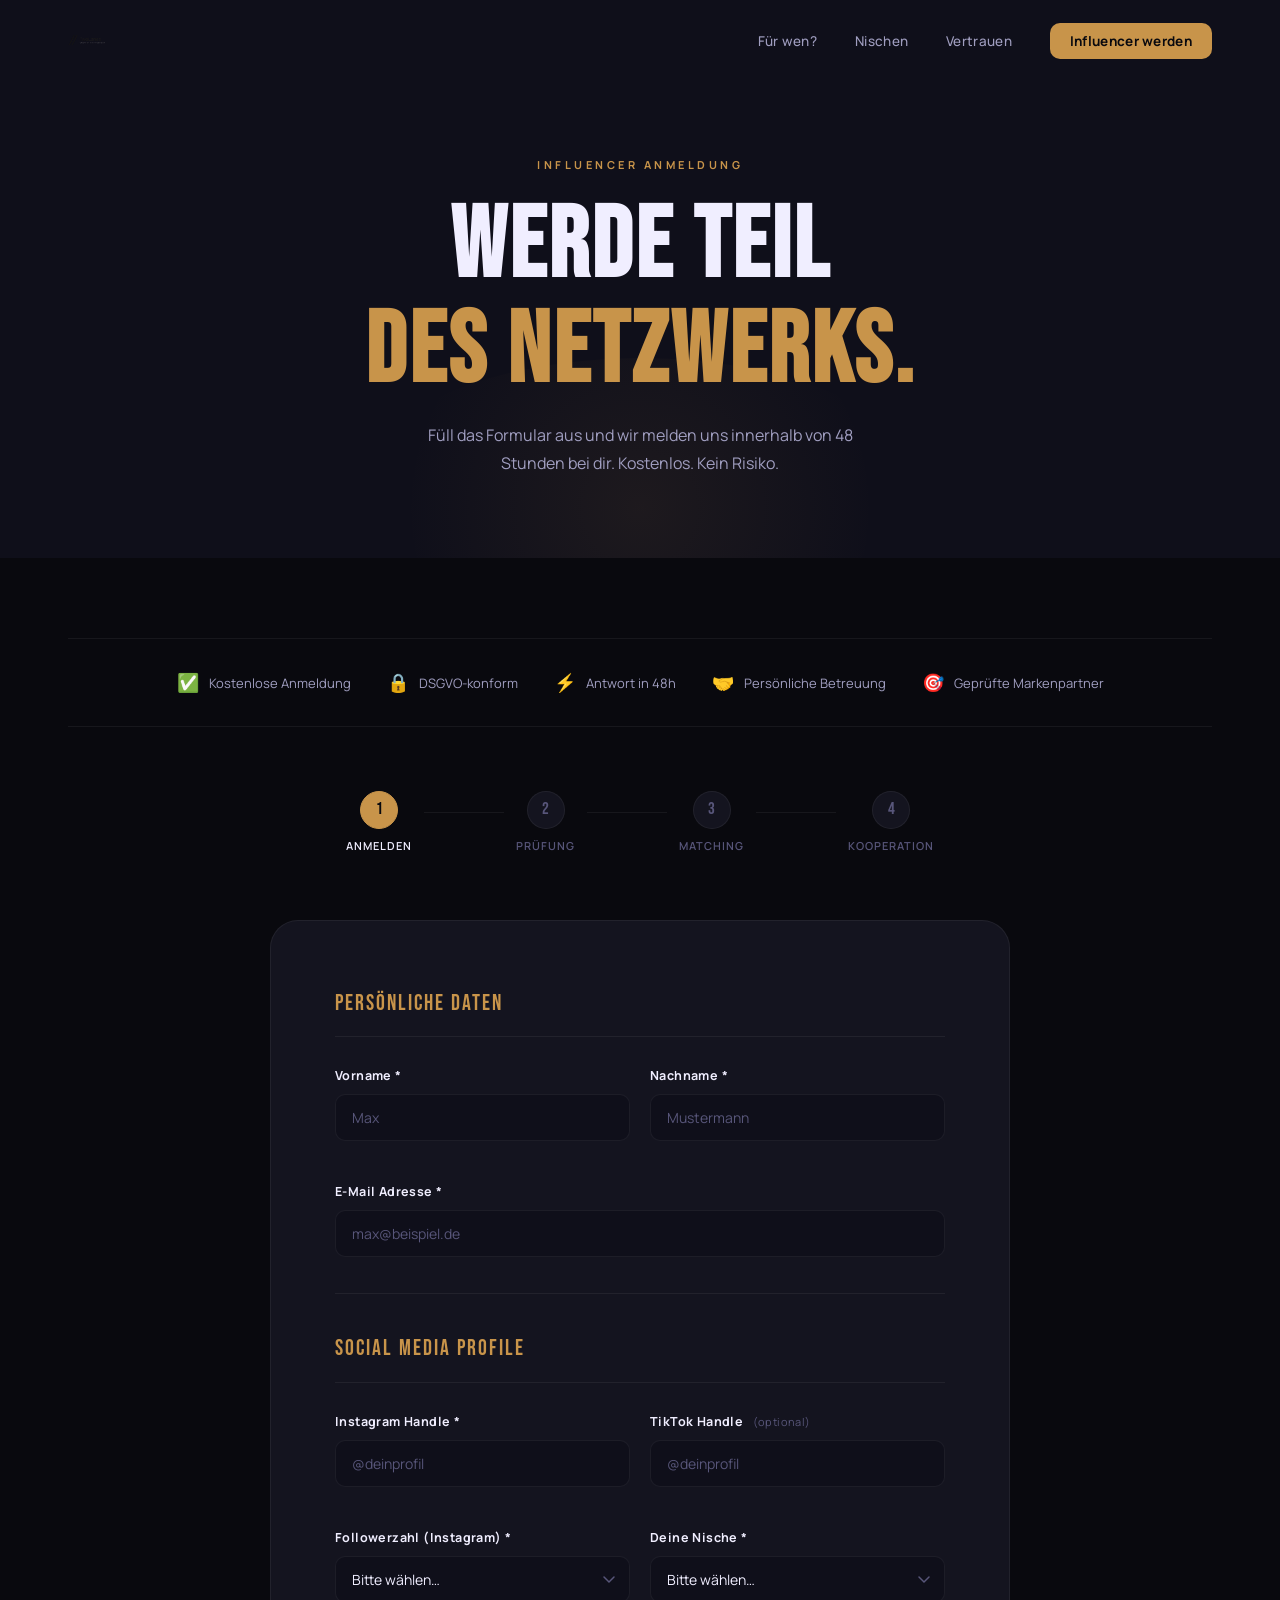
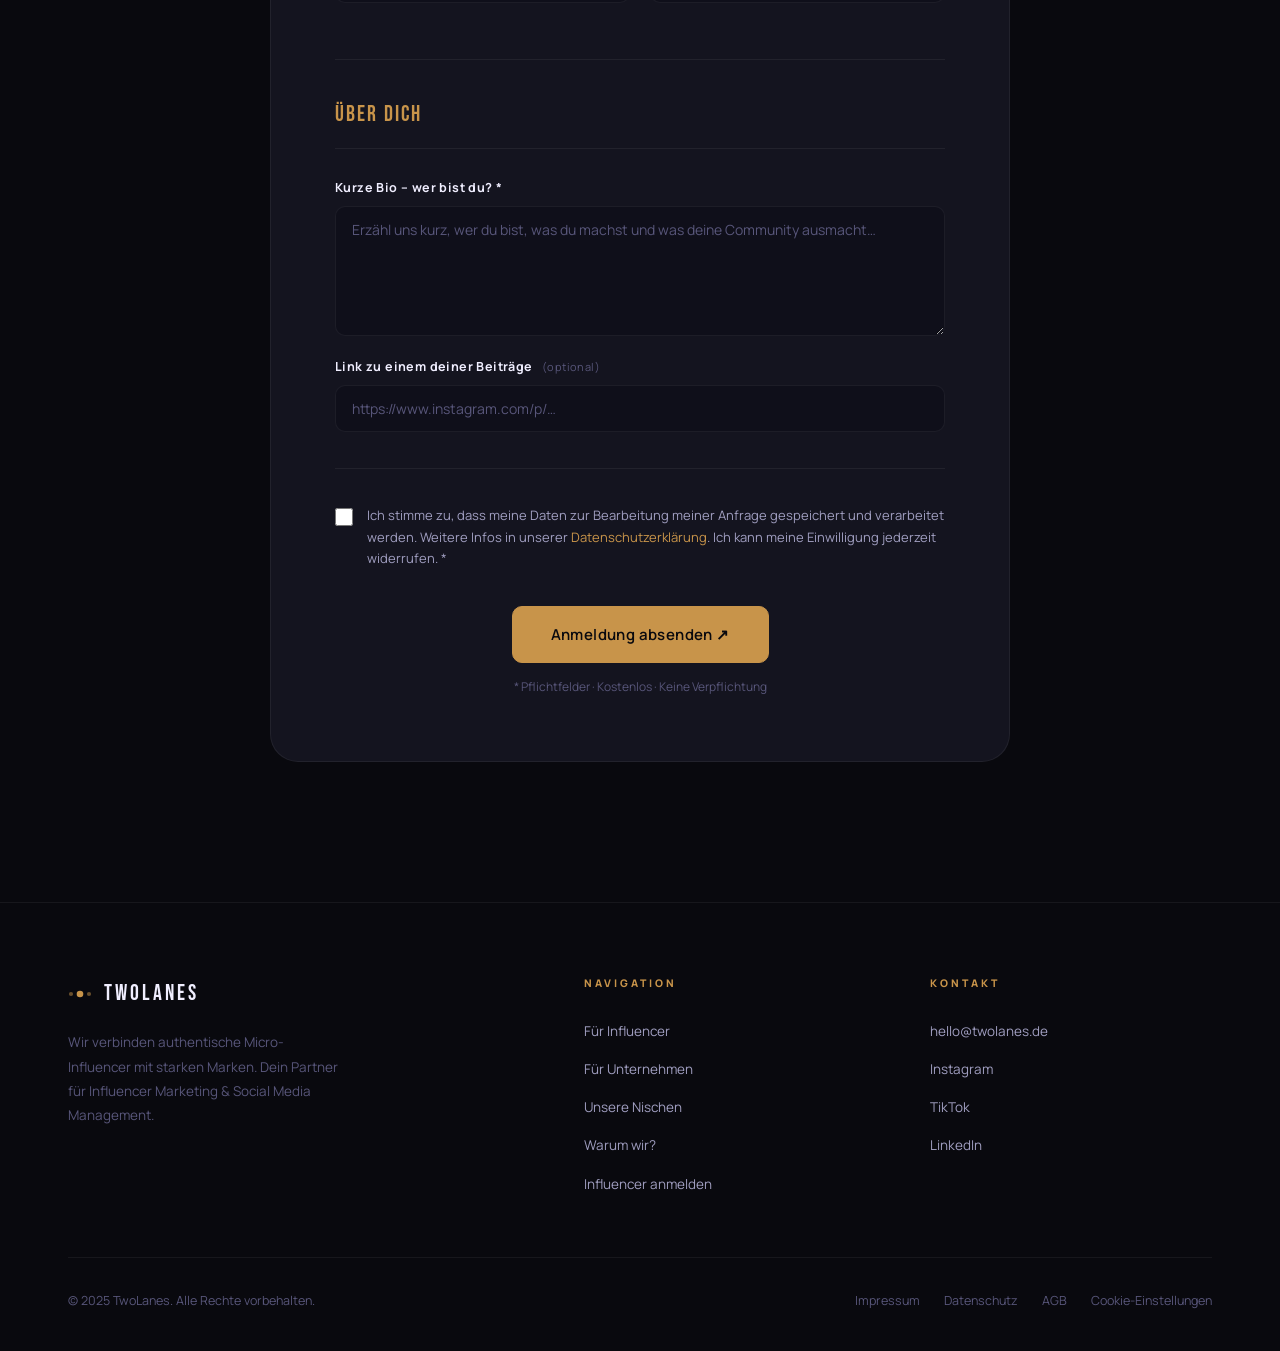
<file: influencer-anmelden.html>
<!DOCTYPE html>
<html lang="de">
<head>
  <meta charset="UTF-8">
  <meta name="viewport" content="width=device-width, initial-scale=1.0">
  <title>Influencer anmelden – TwoLanes</title>
  <meta name="description" content="Melde dich als Micro-Influencer an und werde Teil unseres Netzwerks. Wir verbinden dich mit starken Marken in deiner Nische.">
  <meta name="theme-color" content="#09090E">

  <!-- Fonts -->
  <link rel="preconnect" href="https://fonts.googleapis.com">
  <link rel="preconnect" href="https://fonts.gstatic.com" crossorigin>
  <link href="https://fonts.googleapis.com/css2?family=Bebas+Neue&family=Manrope:wght@300;400;500;600;700;800&display=swap" rel="stylesheet">

  <link rel="stylesheet" href="style.css">

  <style>
    /* Page-specific tweaks */
    .anmelden-steps {
      display: flex;
      align-items: center;
      justify-content: center;
      gap: 0;
      margin-bottom: 64px;
    }

    .step {
      display: flex;
      flex-direction: column;
      align-items: center;
      gap: 8px;
      position: relative;
    }

    .step-num {
      width: 38px;
      height: 38px;
      border-radius: 50%;
      background: var(--card);
      border: 1px solid var(--border);
      display: flex;
      align-items: center;
      justify-content: center;
      font-family: var(--font-display);
      font-size: 17px;
      color: var(--muted);
      transition: var(--transition);
    }

    .step.active .step-num {
      background: var(--accent);
      border-color: var(--accent);
      color: #09090E;
    }

    .step-label {
      font-size: 11px;
      font-weight: 600;
      color: var(--muted);
      letter-spacing: 1px;
      white-space: nowrap;
      text-transform: uppercase;
    }

    .step.active .step-label { color: var(--text); }

    .step-line {
      width: 80px;
      height: 1px;
      background: var(--border);
      margin: 0 12px;
      margin-bottom: 22px;
      flex-shrink: 0;
    }

    .form-block { margin-bottom: 32px; }

    /* ===== Trust mini-bar ===== */
    .trust-bar {
      display: flex;
      align-items: center;
      justify-content: center;
      gap: 36px;
      flex-wrap: wrap;
      padding: 28px 0;
      border-top: 1px solid var(--border);
      border-bottom: 1px solid var(--border);
      margin-bottom: 64px;
    }

    .trust-item {
      display: flex;
      align-items: center;
      gap: 10px;
      font-size: 13px;
      color: var(--text-secondary);
    }

    .trust-item span:first-child {
      font-size: 18px;
    }

    @media (max-width: 600px) {
      .step-line { width: 40px; }
      .anmelden-steps { gap: 0; }
      .trust-bar { gap: 20px; }
    }
  </style>
</head>
<body>

  <!-- HEADER (injected) -->
  <div id="header-placeholder"></div>

  <main>

    <!-- PAGE HERO -->
    <section class="page-hero">
      <div class="container">

        <span class="section-tag" style="margin-bottom: 20px; display: inline-block;">Influencer Anmeldung</span>
        <h1>WERDE TEIL<br><span class="accent-text">DES NETZWERKS.</span></h1>
        <p>Füll das Formular aus und wir melden uns innerhalb von 48 Stunden bei dir. Kostenlos. Kein Risiko.</p>

      </div>
    </section>

    <!-- FORM SECTION -->
    <section class="form-section">
      <div class="container">

        <!-- Trust mini-bar -->
        <div class="trust-bar">
          <div class="trust-item">
            <span>✅</span>
            <span>Kostenlose Anmeldung</span>
          </div>
          <div class="trust-item">
            <span>🔒</span>
            <span>DSGVO-konform</span>
          </div>
          <div class="trust-item">
            <span>⚡</span>
            <span>Antwort in 48h</span>
          </div>
          <div class="trust-item">
            <span>🤝</span>
            <span>Persönliche Betreuung</span>
          </div>
          <div class="trust-item">
            <span>🎯</span>
            <span>Geprüfte Markenpartner</span>
          </div>
        </div>

        <!-- Process Steps -->
        <div class="anmelden-steps">
          <div class="step active">
            <div class="step-num">1</div>
            <span class="step-label">Anmelden</span>
          </div>
          <div class="step-line"></div>
          <div class="step">
            <div class="step-num">2</div>
            <span class="step-label">Prüfung</span>
          </div>
          <div class="step-line"></div>
          <div class="step">
            <div class="step-num">3</div>
            <span class="step-label">Matching</span>
          </div>
          <div class="step-line"></div>
          <div class="step">
            <div class="step-num">4</div>
            <span class="step-label">Kooperation</span>
          </div>
        </div>

        <div class="form-wrap">
          <div class="form-card">

            <!-- FORM -->
            <form id="anmeldeForm" novalidate>

              <!-- Persönliche Daten -->
              <div class="form-block">
                <div class="form-section-title">PERSÖNLICHE DATEN</div>

                <div class="form-group-row">
                  <div class="form-group">
                    <label for="vorname">Vorname *</label>
                    <input type="text" id="vorname" name="vorname" placeholder="Max" required>
                  </div>
                  <div class="form-group">
                    <label for="nachname">Nachname *</label>
                    <input type="text" id="nachname" name="nachname" placeholder="Mustermann" required>
                  </div>
                </div>

                <div class="form-group">
                  <label for="email">E-Mail Adresse *</label>
                  <input type="email" id="email" name="email" placeholder="max@beispiel.de" required>
                </div>

              </div>

              <div class="form-divider"></div>

              <!-- Social Media -->
              <div class="form-block">
                <div class="form-section-title">SOCIAL MEDIA PROFILE</div>

                <div class="form-group-row">
                  <div class="form-group">
                    <label for="instagram">Instagram Handle *</label>
                    <input type="text" id="instagram" name="instagram" placeholder="@deinprofil" required>
                  </div>
                  <div class="form-group">
                    <label for="tiktok">TikTok Handle <span class="optional">(optional)</span></label>
                    <input type="text" id="tiktok" name="tiktok" placeholder="@deinprofil">
                  </div>
                </div>

                <div class="form-group-row">
                  <div class="form-group">
                    <label for="follower">Followerzahl (Instagram) *</label>
                    <select id="follower" name="follower" required>
                      <option value="" disabled selected>Bitte wählen…</option>
                      <option value="1k-5k">1.000 – 5.000</option>
                      <option value="5k-10k">5.000 – 10.000</option>
                      <option value="10k-25k">10.000 – 25.000</option>
                      <option value="25k-50k">25.000 – 50.000</option>
                      <option value="50k-100k">50.000 – 100.000</option>
                      <option value="100k+">100.000+</option>
                    </select>
                  </div>
                  <div class="form-group">
                    <label for="nische">Deine Nische *</label>
                    <select id="nische" name="nische" required>
                      <option value="" disabled selected>Bitte wählen…</option>
                      <option value="beauty">💄 Beauty</option>
                      <option value="food">🍜 Food</option>
                      <option value="travel">✈️ Travel</option>
                      <option value="fitness">💪 Fitness</option>
                      <option value="lifestyle">🌿 Lifestyle</option>
                      <option value="gaming">🎮 Gaming</option>
                      <option value="fashion">👗 Fashion</option>
                      <option value="tech">📱 Tech</option>
                      <option value="family">👶 Family</option>
                      <option value="business">💼 Business</option>
                      <option value="other">✨ Sonstiges</option>
                    </select>
                  </div>
                </div>

              </div>

              <div class="form-divider"></div>

              <!-- Über dich -->
              <div class="form-block">
                <div class="form-section-title">ÜBER DICH</div>

                <div class="form-group">
                  <label for="bio">Kurze Bio – wer bist du? *</label>
                  <textarea id="bio" name="bio" placeholder="Erzähl uns kurz, wer du bist, was du machst und was deine Community ausmacht…" required></textarea>
                </div>

                <div class="form-group">
                  <label for="beitrag">Link zu einem deiner Beiträge <span class="optional">(optional)</span></label>
                  <input type="url" id="beitrag" name="beitrag" placeholder="https://www.instagram.com/p/…">
                </div>

              </div>

              <div class="form-divider"></div>

              <!-- DSGVO Checkbox -->
              <div class="checkbox-row">
                <input type="checkbox" id="dsgvo" name="dsgvo" required>
                <label for="dsgvo">
                  Ich stimme zu, dass meine Daten zur Bearbeitung meiner Anfrage gespeichert und verarbeitet werden. Weitere Infos in unserer <a href="#">Datenschutzerklärung</a>. Ich kann meine Einwilligung jederzeit widerrufen. *
                </label>
              </div>

              <!-- Submit -->
              <div class="form-submit">
                <button type="submit" class="btn btn-primary btn-lg">
                  Anmeldung absenden ↗
                </button>
                <p class="form-note">* Pflichtfelder · Kostenlos · Keine Verpflichtung</p>
              </div>

            </form>

            <!-- SUCCESS STATE -->
            <div class="form-success" id="formSuccess">
              <div class="success-icon">🎉</div>
              <h3>ANMELDUNG ERHALTEN!</h3>
              <p>
                Danke für deine Anmeldung! Wir prüfen dein Profil und melden uns<br>
                innerhalb von <strong>48 Stunden</strong> persönlich bei dir.
              </p>
            </div>

          </div><!-- /.form-card -->
        </div><!-- /.form-wrap -->

      </div>
    </section>

  </main>

  <!-- FOOTER (injected) -->
  <div id="footer-placeholder"></div>

  <script src="main.js"></script>
</body>
</html>
</file>
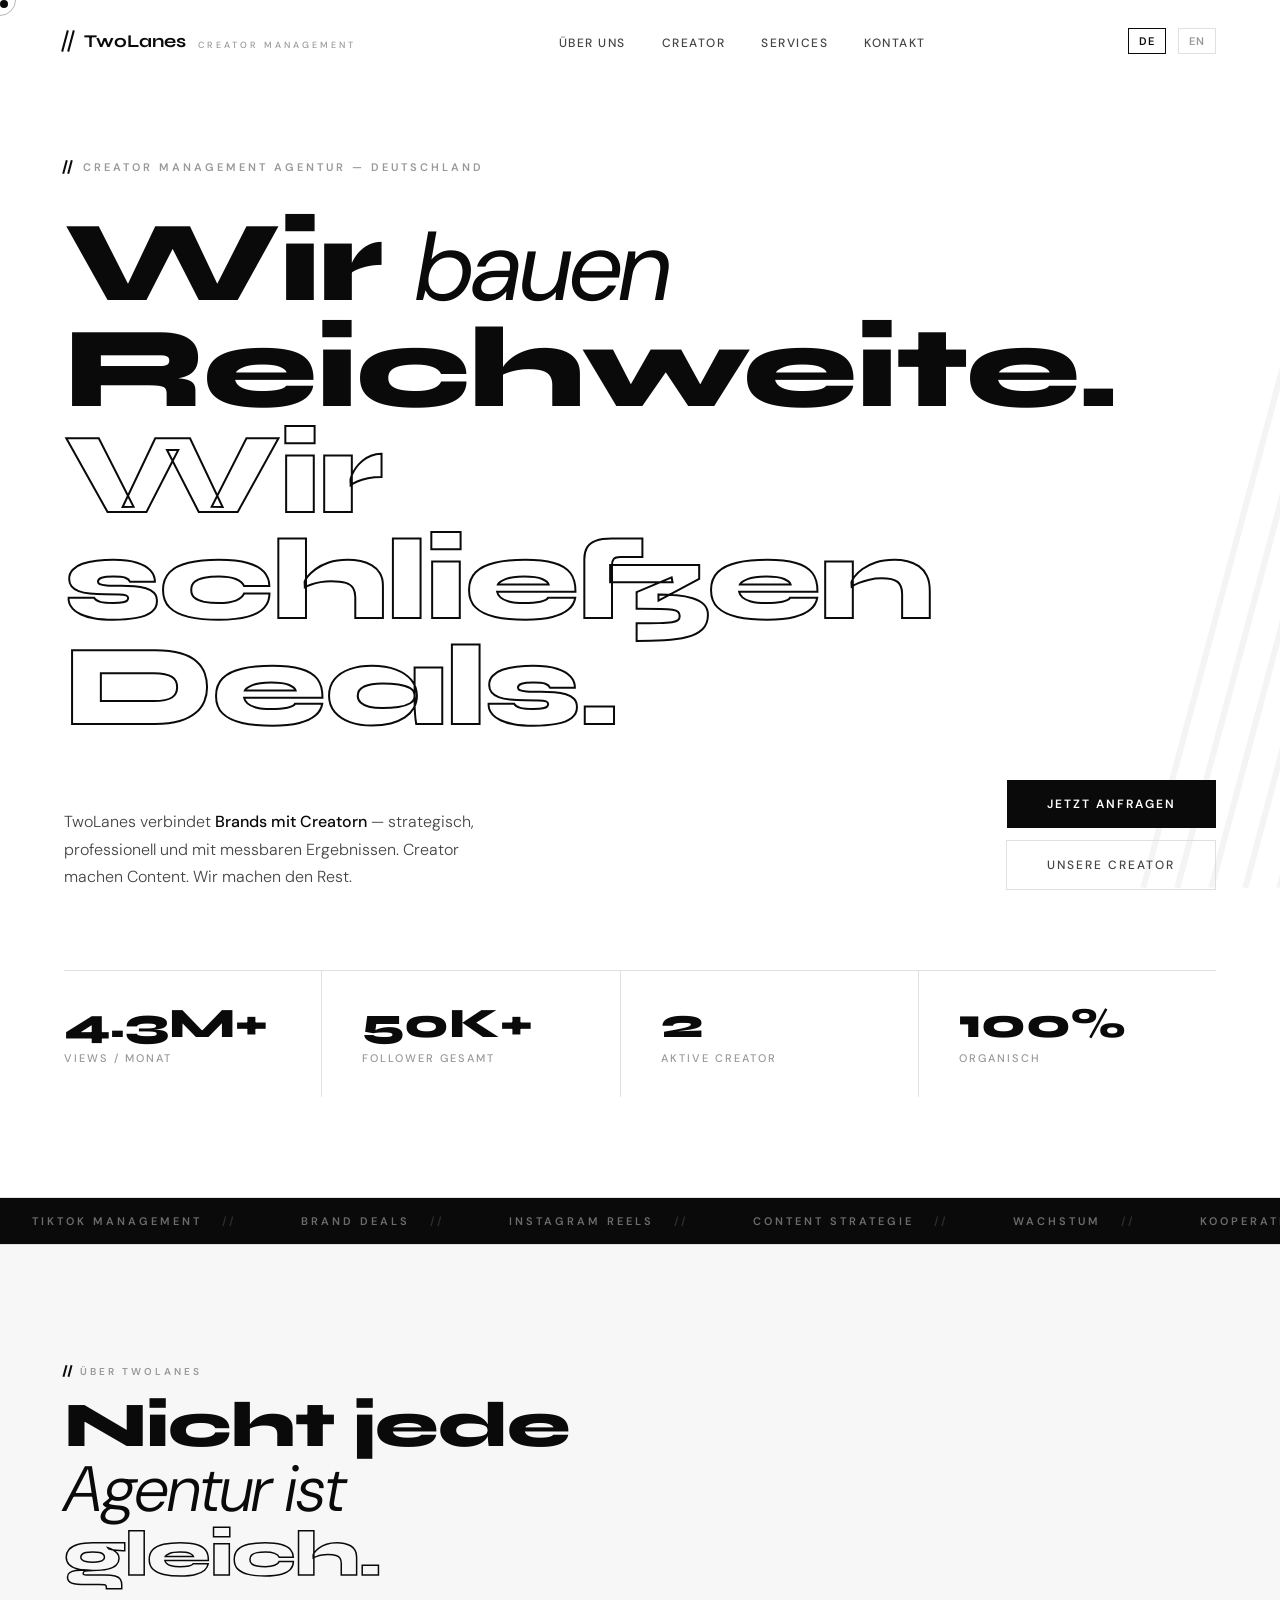
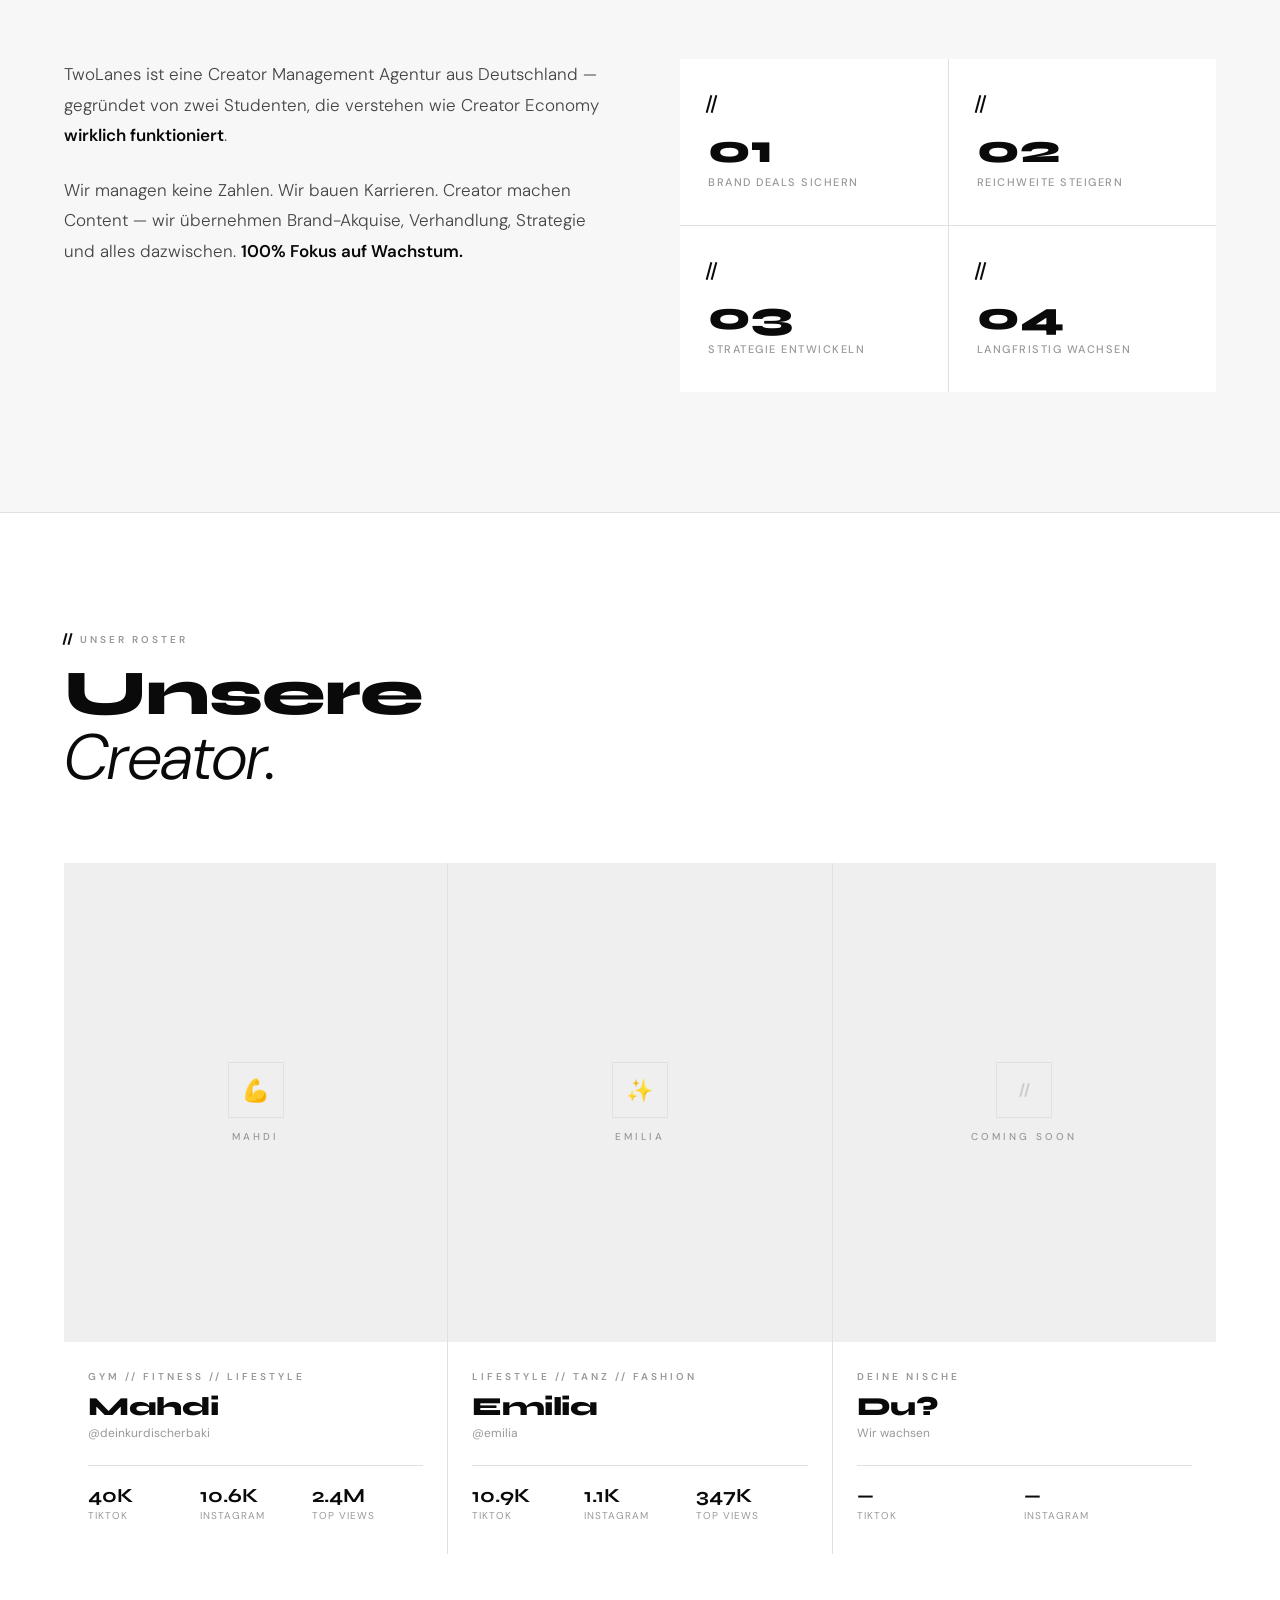
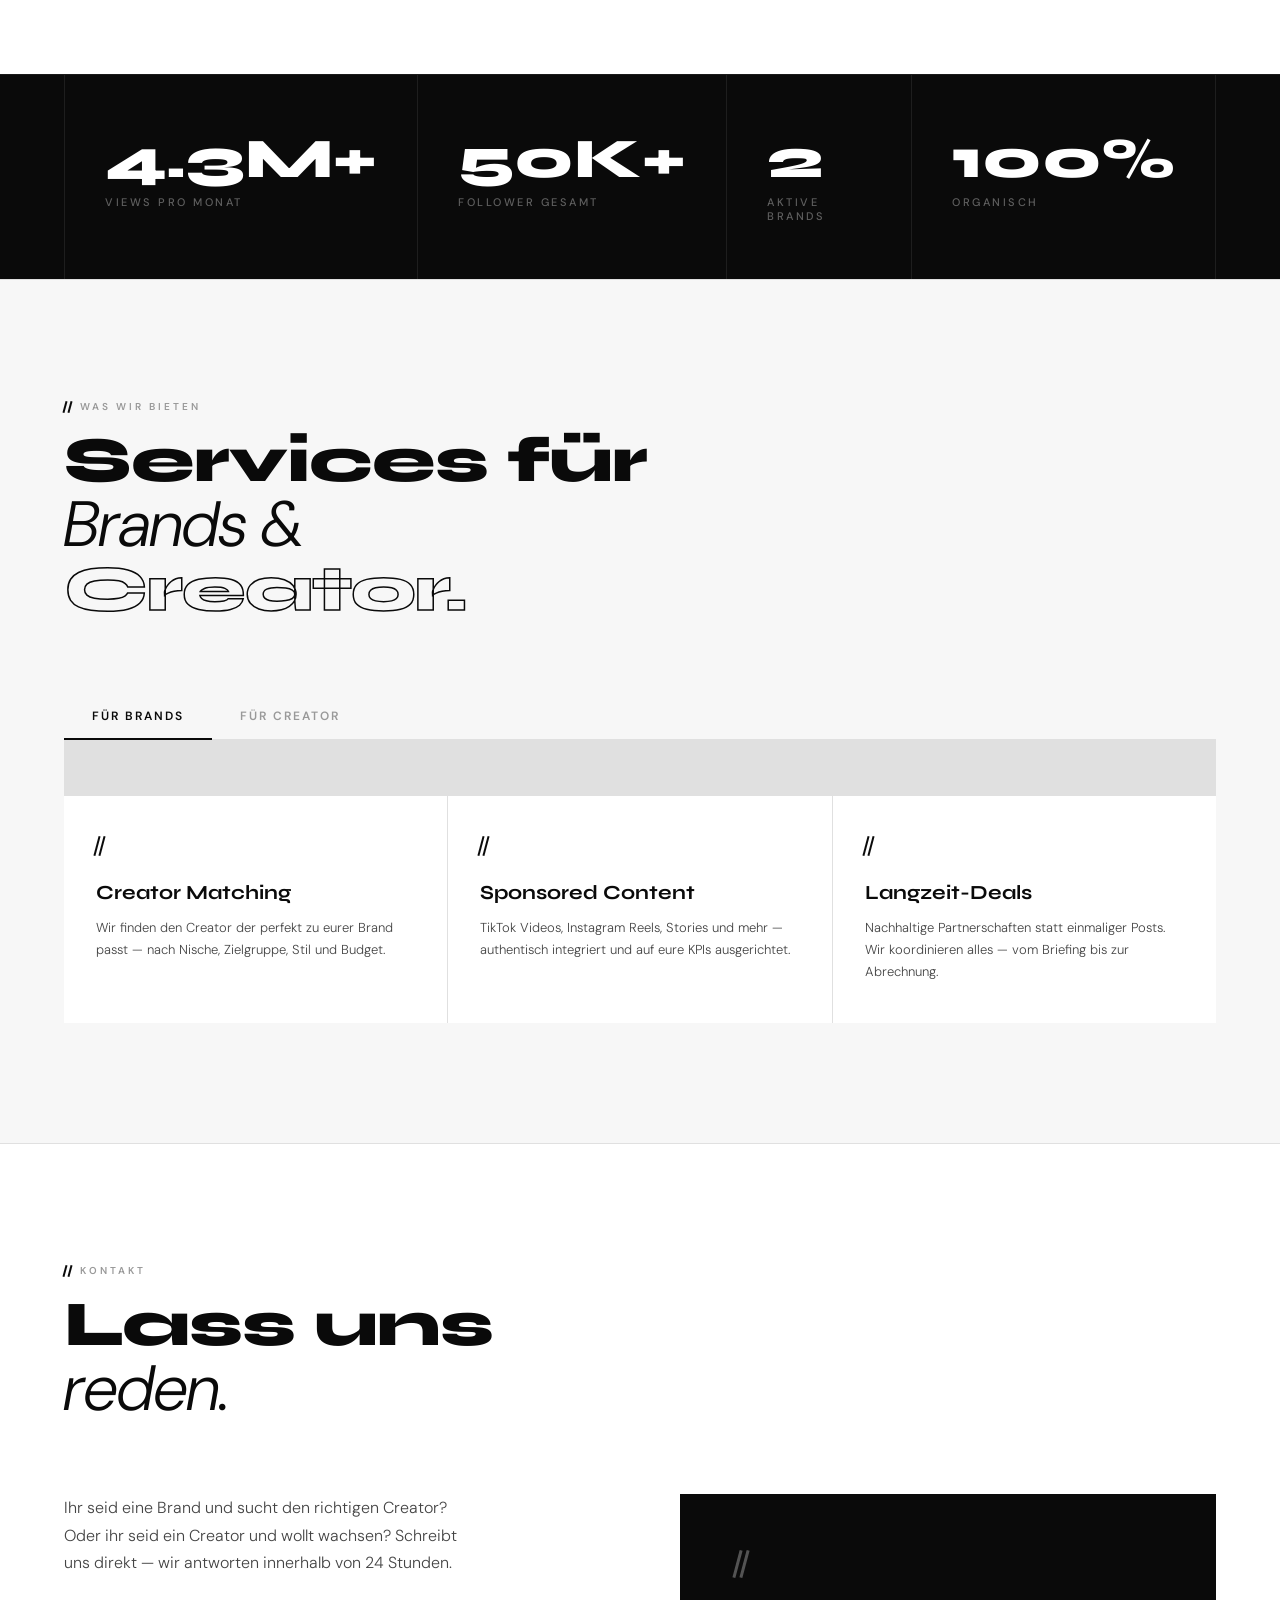
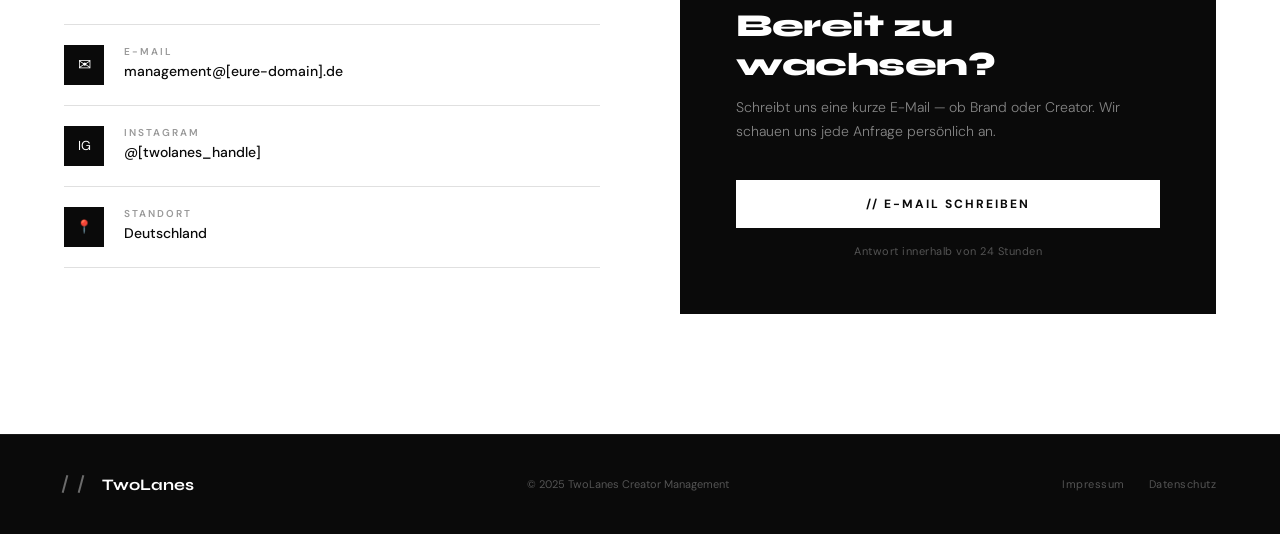
<file: twolanes-website (2).html>
<!DOCTYPE html>
<html lang="de">
<head>
<meta charset="UTF-8">
<meta name="viewport" content="width=device-width, initial-scale=1.0">
<title>TwoLanes — Creator Management</title>
<link href="https://fonts.googleapis.com/css2?family=Syne:wght@400;500;600;700;800&family=DM+Sans:ital,wght@0,300;0,400;0,500;1,300&display=swap" rel="stylesheet">
<style>
:root {
  --white: #ffffff;
  --off: #f7f7f7;
  --light: #efefef;
  --border: #e0e0e0;
  --gray: #999;
  --dark-gray: #444;
  --black: #0a0a0a;
  --accent: #0a0a0a;
}

*, *::before, *::after { box-sizing: border-box; margin: 0; padding: 0; }
html { scroll-behavior: smooth; }
body {
  font-family: 'DM Sans', sans-serif;
  background: var(--white);
  color: var(--black);
  overflow-x: hidden;
}

/* ── CURSOR ── */
.cursor { width: 8px; height: 8px; background: var(--black); border-radius: 50%; position: fixed; top: 0; left: 0; pointer-events: none; z-index: 9999; transition: transform 0.1s; }
.cursor-ring { width: 32px; height: 32px; border: 1px solid var(--black); border-radius: 50%; position: fixed; top: 0; left: 0; pointer-events: none; z-index: 9998; opacity: 0.3; transition: width 0.2s, height 0.2s, opacity 0.2s; }
body:has(a:hover) .cursor-ring, body:has(button:hover) .cursor-ring { width: 48px; height: 48px; opacity: 0.15; }

/* ── NAV ── */
nav {
  position: fixed; top: 0; left: 0; right: 0; z-index: 100;
  padding: 28px 64px;
  display: flex; align-items: center; justify-content: space-between;
  transition: all 0.4s ease;
}
nav.scrolled {
  padding: 18px 64px;
  background: rgba(255,255,255,0.95);
  backdrop-filter: blur(20px);
  border-bottom: 1px solid var(--border);
}
.nav-logo {
  display: flex; align-items: center; gap: 12px;
  text-decoration: none;
}
.nav-logo-slashes {
  display: flex; gap: 4px; align-items: center;
}
.nav-logo-slash {
  width: 2px; height: 22px; background: var(--black);
  transform: rotate(15deg);
}
.nav-logo-text {
  font-family: 'Syne', sans-serif;
  font-size: 18px; font-weight: 700;
  color: var(--black); letter-spacing: 0;
}
.nav-logo-sub {
  font-size: 9px; font-weight: 500; letter-spacing: 3px;
  text-transform: uppercase; color: var(--gray);
  align-self: flex-end; padding-bottom: 1px;
}
.nav-links { display: flex; gap: 36px; list-style: none; align-items: center; }
.nav-links a {
  font-size: 12px; font-weight: 500; letter-spacing: 1.5px;
  text-transform: uppercase; color: var(--dark-gray);
  text-decoration: none; transition: color 0.2s;
}
.nav-links a:hover { color: var(--black); }
.nav-right { display: flex; gap: 12px; align-items: center; }
.lang-btn {
  background: none; border: 1px solid var(--border);
  font-size: 11px; font-weight: 600; letter-spacing: 1px;
  padding: 5px 10px; cursor: pointer; transition: all 0.2s;
  font-family: 'DM Sans', sans-serif; color: var(--gray);
}
.lang-btn.active, .lang-btn:hover { border-color: var(--black); color: var(--black); }

/* ── HERO ── */
.hero {
  min-height: 100vh;
  padding: 160px 64px 100px;
  display: flex; flex-direction: column; justify-content: center;
  position: relative; overflow: hidden;
  border-bottom: 1px solid var(--border);
}
.hero-slash-bg {
  position: absolute; right: -80px; top: 50%;
  transform: translateY(-50%);
  display: flex; gap: 28px;
  opacity: 0.04; pointer-events: none;
}
.hero-slash-bg-line {
  width: 6px; height: 600px; background: var(--black);
  transform: rotate(15deg);
}
.hero-eyebrow {
  display: flex; align-items: center; gap: 12px;
  margin-bottom: 36px;
  opacity: 0; animation: fadeUp 0.7s ease 0.1s forwards;
}
.hero-eyebrow-slashes { display: flex; gap: 3px; }
.hero-eyebrow-slash { width: 2px; height: 14px; background: var(--black); transform: rotate(15deg); }
.hero-eyebrow span {
  font-size: 11px; font-weight: 600; letter-spacing: 3px;
  text-transform: uppercase; color: var(--gray);
}
.hero-title {
  font-family: 'Syne', sans-serif;
  font-size: clamp(56px, 9vw, 120px);
  font-weight: 800; line-height: 0.92;
  color: var(--black); letter-spacing: -2px;
  margin-bottom: 40px;
  opacity: 0; animation: fadeUp 0.7s ease 0.25s forwards;
}
.hero-title .italic {
  font-style: italic; font-weight: 400;
  font-family: 'DM Sans', sans-serif;
  font-size: 0.85em; letter-spacing: -1px;
}
.hero-title .outline {
  -webkit-text-stroke: 2px var(--black);
  color: transparent;
}
.hero-bottom {
  display: flex; align-items: flex-end;
  justify-content: space-between; gap: 48px;
  opacity: 0; animation: fadeUp 0.7s ease 0.4s forwards;
}
.hero-desc {
  font-size: 16px; font-weight: 300;
  color: var(--dark-gray); line-height: 1.7;
  max-width: 440px;
}
.hero-desc strong { font-weight: 500; color: var(--black); }
.hero-actions { display: flex; flex-direction: column; gap: 12px; align-items: flex-end; flex-shrink: 0; }
.btn-black {
  background: var(--black); color: var(--white);
  font-size: 12px; font-weight: 600; letter-spacing: 2px;
  text-transform: uppercase; padding: 16px 40px;
  text-decoration: none; transition: all 0.2s;
  font-family: 'DM Sans', sans-serif; display: inline-block;
}
.btn-black:hover { background: #222; transform: translateY(-1px); }
.btn-outline {
  border: 1px solid var(--border); color: var(--dark-gray);
  font-size: 12px; font-weight: 500; letter-spacing: 2px;
  text-transform: uppercase; padding: 16px 40px;
  text-decoration: none; transition: all 0.2s;
  font-family: 'DM Sans', sans-serif; display: inline-block;
}
.btn-outline:hover { border-color: var(--black); color: var(--black); }

/* Stats bar */
.hero-stats-bar {
  display: flex; border-top: 1px solid var(--border);
  margin-top: 80px;
  opacity: 0; animation: fadeUp 0.7s ease 0.55s forwards;
}
.hero-stat {
  flex: 1; padding: 32px 0;
  border-right: 1px solid var(--border);
}
.hero-stat:last-child { border-right: none; }
.hero-stat-val {
  font-family: 'Syne', sans-serif;
  font-size: 42px; font-weight: 800;
  color: var(--black); line-height: 1; margin-bottom: 6px;
}
.hero-stat-label {
  font-size: 11px; font-weight: 500; letter-spacing: 2px;
  text-transform: uppercase; color: var(--gray);
}

@keyframes fadeUp {
  from { opacity: 0; transform: translateY(24px); }
  to { opacity: 1; transform: translateY(0); }
}

/* ── MARQUEE ── */
.marquee-bar {
  background: var(--black); padding: 16px 0;
  overflow: hidden;
}
.marquee-track {
  display: flex; animation: marquee 25s linear infinite;
  white-space: nowrap;
}
.marquee-item {
  display: flex; align-items: center; gap: 20px;
  padding: 0 32px; flex-shrink: 0;
  font-size: 11px; font-weight: 600; letter-spacing: 3px;
  text-transform: uppercase; color: rgba(255,255,255,0.4);
}
.marquee-sep { color: rgba(255,255,255,0.15); }
@keyframes marquee { from { transform: translateX(0); } to { transform: translateX(-50%); } }

/* ── SECTION BASE ── */
section { padding: 120px 64px; position: relative; }
.section-header { margin-bottom: 72px; }
.section-eyebrow {
  display: flex; align-items: center; gap: 10px;
  margin-bottom: 16px;
}
.section-eyebrow-slashes { display: flex; gap: 3px; }
.section-eyebrow-slash { width: 1.5px; height: 12px; background: var(--black); transform: rotate(15deg); }
.section-eyebrow span {
  font-size: 10px; font-weight: 600; letter-spacing: 3px;
  text-transform: uppercase; color: var(--gray);
}
.section-title {
  font-family: 'Syne', sans-serif;
  font-size: clamp(36px, 5vw, 64px);
  font-weight: 800; line-height: 1.0;
  color: var(--black); letter-spacing: -1px;
}
.section-title .italic {
  font-style: italic; font-weight: 300;
  font-family: 'DM Sans', sans-serif; letter-spacing: 0;
}
.section-title .outline {
  -webkit-text-stroke: 1.5px var(--black); color: transparent;
}

/* ── ABOUT ── */
.about { background: var(--off); border-top: 1px solid var(--border); border-bottom: 1px solid var(--border); }
.about-grid { display: grid; grid-template-columns: 1fr 1fr; gap: 80px; align-items: start; }
.about-text p {
  font-size: 17px; font-weight: 300; line-height: 1.8;
  color: var(--dark-gray); margin-bottom: 24px;
}
.about-text p strong { font-weight: 600; color: var(--black); }
.about-text p:last-child { margin-bottom: 0; }
.about-cards { display: grid; grid-template-columns: 1fr 1fr; gap: 1px; background: var(--border); }
.about-card {
  background: var(--white); padding: 36px 28px;
  transition: background 0.25s;
}
.about-card:hover { background: var(--black); }
.about-card:hover .about-card-num { color: var(--white); }
.about-card:hover .about-card-label { color: rgba(255,255,255,0.5); }
.about-card:hover .about-card-slashes .about-card-slash { background: var(--white); }
.about-card-slashes { display: flex; gap: 3px; margin-bottom: 16px; }
.about-card-slash { width: 2px; height: 18px; background: var(--black); transform: rotate(15deg); transition: background 0.25s; }
.about-card-num {
  font-family: 'Syne', sans-serif;
  font-size: 40px; font-weight: 800;
  color: var(--black); line-height: 1; margin-bottom: 6px;
  transition: color 0.25s;
}
.about-card-label {
  font-size: 11px; font-weight: 500; letter-spacing: 1.5px;
  text-transform: uppercase; color: var(--gray);
  transition: color 0.25s;
}

/* ── CREATORS ── */
.creators { background: var(--white); }
.creators-grid { display: grid; grid-template-columns: repeat(3, 1fr); gap: 1px; background: var(--border); }
.creator-card {
  background: var(--white); overflow: hidden;
  transition: all 0.3s; position: relative;
  display: flex; flex-direction: column;
}
.creator-card:hover { background: var(--off); }
.creator-card-img-wrap {
  width: 100%; aspect-ratio: 4/5; overflow: hidden;
  background: var(--light); position: relative;
}
.creator-card-img {
  width: 100%; height: 100%; object-fit: cover;
  filter: grayscale(100%); transition: filter 0.4s, transform 0.5s;
  display: block;
}
.creator-card:hover .creator-card-img { filter: grayscale(0%); transform: scale(1.03); }
.creator-placeholder {
  width: 100%; aspect-ratio: 4/5;
  background: var(--light);
  display: flex; flex-direction: column;
  align-items: center; justify-content: center; gap: 12px;
}
.creator-placeholder-icon {
  width: 56px; height: 56px; border: 1px solid var(--border);
  display: flex; align-items: center; justify-content: center;
  font-size: 22px; color: var(--gray);
}
.creator-placeholder-text {
  font-size: 10px; font-weight: 500; letter-spacing: 3px;
  text-transform: uppercase; color: var(--gray);
}
.creator-badge {
  position: absolute; top: 16px; left: 16px;
  background: var(--black); color: var(--white);
  font-size: 9px; font-weight: 700; letter-spacing: 2px;
  text-transform: uppercase; padding: 5px 10px;
}
.creator-body { padding: 28px 24px 32px; flex: 1; display: flex; flex-direction: column; }
.creator-niche {
  font-size: 10px; font-weight: 600; letter-spacing: 3px;
  text-transform: uppercase; color: var(--gray); margin-bottom: 8px;
}
.creator-name {
  font-family: 'Syne', sans-serif; font-size: 26px;
  font-weight: 800; color: var(--black); margin-bottom: 3px;
  letter-spacing: -0.5px;
}
.creator-handle { font-size: 12px; color: var(--gray); margin-bottom: 24px; }
.creator-stats {
  display: flex; gap: 0; margin-top: auto;
  border-top: 1px solid var(--border); padding-top: 20px;
}
.creator-stat { flex: 1; }
.creator-stat-val {
  font-family: 'Syne', sans-serif; font-size: 20px;
  font-weight: 700; color: var(--black); line-height: 1;
}
.creator-stat-label {
  font-size: 10px; letter-spacing: 1px;
  text-transform: uppercase; color: var(--gray); margin-top: 3px;
}

/* ── NUMBERS ── */
.numbers-bar {
  background: var(--black); padding: 0 64px;
  border-top: 1px solid #1a1a1a;
}
.numbers-inner { display: flex; border-left: 1px solid #1e1e1e; }
.number-item {
  flex: 1; padding: 56px 40px;
  border-right: 1px solid #1e1e1e;
}
.number-val {
  font-family: 'Syne', sans-serif; font-size: 56px;
  font-weight: 800; color: var(--white); line-height: 1;
  margin-bottom: 8px;
}
.number-label {
  font-size: 11px; font-weight: 500; letter-spacing: 2.5px;
  text-transform: uppercase; color: rgba(255,255,255,0.35);
}

/* ── SERVICES ── */
.services { background: var(--off); border-top: 1px solid var(--border); border-bottom: 1px solid var(--border); }
.services-tabs {
  display: flex; gap: 0; margin-bottom: 0;
  border-bottom: 1px solid var(--border);
}
.services-tab {
  padding: 14px 28px; font-size: 12px; font-weight: 600;
  letter-spacing: 2px; text-transform: uppercase; color: var(--gray);
  background: none; border: none; border-bottom: 2px solid transparent;
  cursor: pointer; transition: all 0.2s; font-family: 'DM Sans', sans-serif;
  margin-bottom: -1px;
}
.services-tab.active { color: var(--black); border-bottom-color: var(--black); }
.services-content { display: none; padding-top: 56px; }
.services-content.active { display: grid; grid-template-columns: repeat(3, 1fr); gap: 1px; background: var(--border); }
.service-card {
  background: var(--white); padding: 40px 32px;
  transition: background 0.25s; cursor: default;
}
.service-card:hover { background: var(--black); }
.service-card:hover .service-slashes .service-slash { background: rgba(255,255,255,0.5); }
.service-card:hover .service-title { color: var(--white); }
.service-card:hover .service-desc { color: rgba(255,255,255,0.5); }
.service-slashes { display: flex; gap: 3px; margin-bottom: 24px; }
.service-slash { width: 2px; height: 20px; background: var(--black); transform: rotate(15deg); transition: background 0.25s; }
.service-title {
  font-family: 'Syne', sans-serif; font-size: 20px;
  font-weight: 700; color: var(--black); margin-bottom: 12px;
  transition: color 0.25s;
}
.service-desc {
  font-size: 13px; font-weight: 300; color: var(--dark-gray);
  line-height: 1.7; transition: color 0.25s;
}

/* ── CONTACT ── */
.contact { background: var(--white); }
.contact-grid { display: grid; grid-template-columns: 1fr 1fr; gap: 80px; align-items: start; margin-top: 72px; }
.contact-left p {
  font-size: 16px; font-weight: 300; color: var(--dark-gray);
  line-height: 1.7; margin-bottom: 48px; max-width: 400px;
}
.contact-item {
  display: flex; gap: 20px; align-items: flex-start;
  padding: 20px 0; border-bottom: 1px solid var(--border);
}
.contact-item:first-of-type { border-top: 1px solid var(--border); }
.contact-item-icon {
  width: 40px; height: 40px; background: var(--black);
  display: flex; align-items: center; justify-content: center;
  font-size: 16px; flex-shrink: 0; color: var(--white);
}
.contact-item-label {
  font-size: 10px; font-weight: 600; letter-spacing: 2px;
  text-transform: uppercase; color: var(--gray); margin-bottom: 4px;
}
.contact-item-val { font-size: 14px; font-weight: 500; color: var(--black); }
.contact-item-val a { color: var(--black); text-decoration: none; transition: opacity 0.2s; }
.contact-item-val a:hover { opacity: 0.6; }
.contact-right {
  background: var(--black); padding: 56px;
  position: sticky; top: 100px;
}
.contact-right-slashes { display: flex; gap: 4px; margin-bottom: 28px; }
.contact-right-slash { width: 3px; height: 28px; background: rgba(255,255,255,0.3); transform: rotate(15deg); }
.contact-right h3 {
  font-family: 'Syne', sans-serif; font-size: 32px;
  font-weight: 800; color: var(--white); margin-bottom: 12px;
  letter-spacing: -0.5px;
}
.contact-right p {
  font-size: 14px; font-weight: 300; color: rgba(255,255,255,0.5);
  line-height: 1.7; margin-bottom: 36px;
}
.btn-white {
  display: block; background: var(--white); color: var(--black);
  font-size: 12px; font-weight: 700; letter-spacing: 2px;
  text-transform: uppercase; padding: 16px 32px; text-decoration: none;
  text-align: center; transition: opacity 0.2s;
  font-family: 'DM Sans', sans-serif;
}
.btn-white:hover { opacity: 0.85; }
.contact-note {
  margin-top: 16px; font-size: 11px; color: rgba(255,255,255,0.3);
  text-align: center; letter-spacing: 0.5px;
}

/* ── FOOTER ── */
footer {
  background: var(--black);
  border-top: 1px solid #1a1a1a;
  padding: 40px 64px;
  display: flex; align-items: center; justify-content: space-between;
  flex-wrap: wrap; gap: 20px;
}
.footer-logo {
  display: flex; align-items: center; gap: 10px;
  text-decoration: none;
}
.footer-slash { width: 2px; height: 18px; background: rgba(255,255,255,0.4); transform: rotate(15deg); }
.footer-logo-text {
  font-family: 'Syne', sans-serif; font-size: 16px;
  font-weight: 700; color: var(--white); letter-spacing: 0;
}
.footer-copy { font-size: 11px; color: rgba(255,255,255,0.3); }
.footer-links { display: flex; gap: 24px; }
.footer-links a {
  font-size: 11px; color: rgba(255,255,255,0.3);
  text-decoration: none; letter-spacing: 0.5px; transition: color 0.2s;
}
.footer-links a:hover { color: rgba(255,255,255,0.7); }

/* ── REVEAL ── */
.reveal { opacity: 0; transform: translateY(32px); transition: opacity 0.7s cubic-bezier(0.16,1,0.3,1), transform 0.7s cubic-bezier(0.16,1,0.3,1); }
.reveal.visible { opacity: 1; transform: translateY(0); }
.reveal-d1 { transition-delay: 0.1s; }
.reveal-d2 { transition-delay: 0.2s; }
.reveal-d3 { transition-delay: 0.3s; }
.reveal-d4 { transition-delay: 0.4s; }

/* ── MOBILE ── */
@media (max-width: 900px) {
  nav, nav.scrolled { padding: 18px 24px; }
  .nav-links, .nav-logo-sub { display: none; }
  section { padding: 80px 24px; }
  .hero { padding: 130px 24px 80px; }
  .hero-bottom { flex-direction: column; align-items: flex-start; gap: 32px; }
  .hero-actions { align-items: flex-start; }
  .hero-stats-bar { flex-wrap: wrap; }
  .hero-stat { min-width: 50%; border-bottom: 1px solid var(--border); }
  .about-grid, .contact-grid { grid-template-columns: 1fr; gap: 48px; }
  .about-cards { grid-template-columns: 1fr 1fr; }
  .creators-grid, .services-content.active { grid-template-columns: 1fr; }
  .numbers-bar { padding: 0 24px; }
  .numbers-inner { flex-wrap: wrap; }
  .number-item { min-width: 50%; }
  .contact-right { padding: 36px 28px; position: static; }
  footer { flex-direction: column; align-items: flex-start; padding: 32px 24px; }
  .hero-slash-bg { display: none; }
}
</style>
</head>
<body>

<div class="cursor" id="cursor"></div>
<div class="cursor-ring" id="ring"></div>

<!-- NAV -->
<nav id="nav">
  <a href="#" class="nav-logo">
    <div class="nav-logo-slashes">
      <div class="nav-logo-slash"></div>
      <div class="nav-logo-slash"></div>
    </div>
    <div class="nav-logo-text">TwoLanes</div>
    <div class="nav-logo-sub">Creator Management</div>
  </a>
  <ul class="nav-links">
    <li><a href="#about" data-de="Über uns" data-en="About">Über uns</a></li>
    <li><a href="#creators" data-de="Creator" data-en="Creators">Creator</a></li>
    <li><a href="#services" data-de="Services" data-en="Services">Services</a></li>
    <li><a href="#contact" data-de="Kontakt" data-en="Contact">Kontakt</a></li>
  </ul>
  <div class="nav-right">
    <button class="lang-btn active" onclick="setLang('de',this)">DE</button>
    <button class="lang-btn" onclick="setLang('en',this)">EN</button>
  </div>
</nav>

<!-- HERO -->
<section class="hero" id="hero">
  <div class="hero-slash-bg">
    <div class="hero-slash-bg-line"></div>
    <div class="hero-slash-bg-line"></div>
    <div class="hero-slash-bg-line"></div>
    <div class="hero-slash-bg-line"></div>
    <div class="hero-slash-bg-line"></div>
  </div>

  <div class="hero-eyebrow">
    <div class="hero-eyebrow-slashes">
      <div class="hero-eyebrow-slash"></div>
      <div class="hero-eyebrow-slash"></div>
    </div>
    <span data-de="Creator Management Agentur — Deutschland" data-en="Creator Management Agency — Germany">Creator Management Agentur — Deutschland</span>
  </div>

  <h1 class="hero-title">
    <span data-de="Wir" data-en="We">Wir</span> <span class="italic" data-de="bauen" data-en="build">bauen</span><br>
    <span data-de="Reichweite." data-en="Reach.">Reichweite.</span><br>
    <span class="outline" data-de="Wir schließen" data-en="We close">Wir schließen</span><br>
    <span class="outline" data-de="Deals." data-en="Deals.">Deals.</span>
  </h1>

  <div class="hero-bottom">
    <p class="hero-desc" data-de="TwoLanes verbindet <strong>Brands mit Creatorn</strong> — strategisch, professionell und mit messbaren Ergebnissen. Creator machen Content. Wir machen den Rest." data-en="TwoLanes connects <strong>brands with creators</strong> — strategically, professionally and with measurable results. Creators make content. We do the rest.">
      TwoLanes verbindet <strong>Brands mit Creatorn</strong> — strategisch, professionell und mit messbaren Ergebnissen. Creator machen Content. Wir machen den Rest.
    </p>
    <div class="hero-actions">
      <a href="#contact" class="btn-black" data-de="Jetzt anfragen" data-en="Get in touch">Jetzt anfragen</a>
      <a href="#creators" class="btn-outline" data-de="Unsere Creator" data-en="Our Creators">Unsere Creator</a>
    </div>
  </div>

  <div class="hero-stats-bar">
    <div class="hero-stat">
      <div class="hero-stat-val">4.3M+</div>
      <div class="hero-stat-label" data-de="Views / Monat" data-en="Views / Month">Views / Monat</div>
    </div>
    <div class="hero-stat" style="padding-left:40px;">
      <div class="hero-stat-val">50K+</div>
      <div class="hero-stat-label" data-de="Follower gesamt" data-en="Total Followers">Follower gesamt</div>
    </div>
    <div class="hero-stat" style="padding-left:40px;">
      <div class="hero-stat-val">2</div>
      <div class="hero-stat-label" data-de="Aktive Creator" data-en="Active Creators">Aktive Creator</div>
    </div>
    <div class="hero-stat" style="padding-left:40px;">
      <div class="hero-stat-val">100%</div>
      <div class="hero-stat-label" data-de="Organisch" data-en="Organic">Organisch</div>
    </div>
  </div>
</section>

<!-- MARQUEE -->
<div class="marquee-bar">
  <div class="marquee-track">
    <div class="marquee-item"><span>TikTok Management</span><span class="marquee-sep">//</span></div>
    <div class="marquee-item"><span>Brand Deals</span><span class="marquee-sep">//</span></div>
    <div class="marquee-item"><span>Instagram Reels</span><span class="marquee-sep">//</span></div>
    <div class="marquee-item"><span>Content Strategie</span><span class="marquee-sep">//</span></div>
    <div class="marquee-item"><span>Wachstum</span><span class="marquee-sep">//</span></div>
    <div class="marquee-item"><span>Kooperationen</span><span class="marquee-sep">//</span></div>
    <div class="marquee-item"><span>Media Kit</span><span class="marquee-sep">//</span></div>
    <div class="marquee-item"><span>Creator Economy</span><span class="marquee-sep">//</span></div>
    <div class="marquee-item"><span>TikTok Management</span><span class="marquee-sep">//</span></div>
    <div class="marquee-item"><span>Brand Deals</span><span class="marquee-sep">//</span></div>
    <div class="marquee-item"><span>Instagram Reels</span><span class="marquee-sep">//</span></div>
    <div class="marquee-item"><span>Content Strategie</span><span class="marquee-sep">//</span></div>
    <div class="marquee-item"><span>Wachstum</span><span class="marquee-sep">//</span></div>
    <div class="marquee-item"><span>Kooperationen</span><span class="marquee-sep">//</span></div>
    <div class="marquee-item"><span>Media Kit</span><span class="marquee-sep">//</span></div>
    <div class="marquee-item"><span>Creator Economy</span><span class="marquee-sep">//</span></div>
  </div>
</div>



<!-- ABOUT -->
<section class="about" id="about">
  <div class="section-header">
    <div class="section-eyebrow reveal">
      <div class="section-eyebrow-slashes">
        <div class="section-eyebrow-slash"></div>
        <div class="section-eyebrow-slash"></div>
      </div>
      <span data-de="Über TwoLanes" data-en="About TwoLanes">Über TwoLanes</span>
    </div>
    <h2 class="section-title reveal reveal-d1">
      <span data-de="Nicht jede" data-en="Not every">Nicht jede</span><br>
      <span class="italic" data-de="Agentur ist" data-en="agency is">Agentur ist</span><br>
      <span class="outline" data-de="gleich." data-en="the same.">gleich.</span>
    </h2>
  </div>

  <div class="about-grid">
    <div class="about-text reveal reveal-d2">
      <p data-de="TwoLanes ist eine Creator Management Agentur aus Deutschland — gegründet von zwei Studenten, die verstehen wie Creator Economy <strong>wirklich funktioniert</strong>." data-en="TwoLanes is a creator management agency from Germany — founded by two students who understand how creator economy <strong>really works</strong>.">
        TwoLanes ist eine Creator Management Agentur aus Deutschland — gegründet von zwei Studenten, die verstehen wie Creator Economy <strong>wirklich funktioniert</strong>.
      </p>
      <p data-de="Wir managen keine Zahlen. Wir bauen Karrieren. Creator machen Content — wir übernehmen Brand-Akquise, Verhandlung, Strategie und alles dazwischen. <strong>100% Fokus auf Wachstum.</strong>" data-en="We don't manage numbers. We build careers. Creators make content — we handle brand acquisition, negotiation, strategy and everything in between. <strong>100% focus on growth.</strong>">
        Wir managen keine Zahlen. Wir bauen Karrieren. Creator machen Content — wir übernehmen Brand-Akquise, Verhandlung, Strategie und alles dazwischen. <strong>100% Fokus auf Wachstum.</strong>
      </p>
    </div>
    <div class="about-cards reveal reveal-d3">
      <div class="about-card">
        <div class="about-card-slashes"><div class="about-card-slash"></div><div class="about-card-slash"></div></div>
        <div class="about-card-num">01</div>
        <div class="about-card-label" data-de="Brand Deals sichern" data-en="Secure Brand Deals">Brand Deals sichern</div>
      </div>
      <div class="about-card">
        <div class="about-card-slashes"><div class="about-card-slash"></div><div class="about-card-slash"></div></div>
        <div class="about-card-num">02</div>
        <div class="about-card-label" data-de="Reichweite steigern" data-en="Grow Reach">Reichweite steigern</div>
      </div>
      <div class="about-card">
        <div class="about-card-slashes"><div class="about-card-slash"></div><div class="about-card-slash"></div></div>
        <div class="about-card-num">03</div>
        <div class="about-card-label" data-de="Strategie entwickeln" data-en="Develop Strategy">Strategie entwickeln</div>
      </div>
      <div class="about-card">
        <div class="about-card-slashes"><div class="about-card-slash"></div><div class="about-card-slash"></div></div>
        <div class="about-card-num">04</div>
        <div class="about-card-label" data-de="Langfristig wachsen" data-en="Grow Long-term">Langfristig wachsen</div>
      </div>
    </div>
  </div>
</section>

<!-- CREATORS -->
<section class="creators" id="creators">
  <div class="section-header">
    <div class="section-eyebrow reveal">
      <div class="section-eyebrow-slashes">
        <div class="section-eyebrow-slash"></div>
        <div class="section-eyebrow-slash"></div>
      </div>
      <span data-de="Unser Roster" data-en="Our Roster">Unser Roster</span>
    </div>
    <h2 class="section-title reveal reveal-d1">
      <span data-de="Unsere" data-en="Our">Unsere</span><br>
      <span class="italic" data-de="Creator." data-en="Creators.">Creator.</span>
    </h2>
  </div>

  <div class="creators-grid">
    <!-- Mahdi -->
    <div class="creator-card reveal reveal-d1">
      <div class="creator-card-img-wrap">
        <div class="creator-badge">Active</div>
        <img src="https://images.unsplash.com/photo-1571019613454-1cb2f99b2d8b?w=600&q=80"
             alt="Mahdi" class="creator-card-img"
             onerror="this.parentElement.innerHTML='<div class=\'creator-placeholder\'><div class=\'creator-placeholder-icon\'>💪</div><span class=\'creator-placeholder-text\'>Mahdi</span></div>'">
      </div>
      <div class="creator-body">
        <div class="creator-niche" data-de="Gym // Fitness // Lifestyle" data-en="Gym // Fitness // Lifestyle">Gym // Fitness // Lifestyle</div>
        <div class="creator-name">Mahdi</div>
        <div class="creator-handle">@deinkurdischerbaki</div>
        <div class="creator-stats">
          <div class="creator-stat">
            <div class="creator-stat-val">40K</div>
            <div class="creator-stat-label">TikTok</div>
          </div>
          <div class="creator-stat">
            <div class="creator-stat-val">10.6K</div>
            <div class="creator-stat-label">Instagram</div>
          </div>
          <div class="creator-stat">
            <div class="creator-stat-val">2.4M</div>
            <div class="creator-stat-label" data-de="Top Views" data-en="Top Views">Top Views</div>
          </div>
        </div>
      </div>
    </div>

    <!-- Emilia -->
    <div class="creator-card reveal reveal-d2">
      <div class="creator-card-img-wrap">
        <div class="creator-badge">Active</div>
        <img src="https://images.unsplash.com/photo-1524504388940-b1c1722653e1?w=600&q=80"
             alt="Emilia" class="creator-card-img"
             onerror="this.parentElement.innerHTML='<div class=\'creator-placeholder\'><div class=\'creator-placeholder-icon\'>✨</div><span class=\'creator-placeholder-text\'>Emilia</span></div>'">
      </div>
      <div class="creator-body">
        <div class="creator-niche" data-de="Lifestyle // Tanz // Fashion" data-en="Lifestyle // Dance // Fashion">Lifestyle // Tanz // Fashion</div>
        <div class="creator-name">Emilia</div>
        <div class="creator-handle">@emilia</div>
        <div class="creator-stats">
          <div class="creator-stat">
            <div class="creator-stat-val">10.9K</div>
            <div class="creator-stat-label">TikTok</div>
          </div>
          <div class="creator-stat">
            <div class="creator-stat-val">1.1K</div>
            <div class="creator-stat-label">Instagram</div>
          </div>
          <div class="creator-stat">
            <div class="creator-stat-val">347K</div>
            <div class="creator-stat-label" data-de="Top Views" data-en="Top Views">Top Views</div>
          </div>
        </div>
      </div>
    </div>

    <!-- Placeholder -->
    <div class="creator-card reveal reveal-d3">
      <div class="creator-placeholder">
        <div class="creator-placeholder-icon">
          <div style="display:flex;gap:3px">
            <div style="width:2px;height:14px;background:#ccc;transform:rotate(15deg)"></div>
            <div style="width:2px;height:14px;background:#ccc;transform:rotate(15deg)"></div>
          </div>
        </div>
        <span class="creator-placeholder-text" data-de="Coming Soon" data-en="Coming Soon">Coming Soon</span>
      </div>
      <div class="creator-body">
        <div class="creator-niche" data-de="Deine Nische" data-en="Your Niche">Deine Nische</div>
        <div class="creator-name" data-de="Du?" data-en="You?">Du?</div>
        <div class="creator-handle" data-de="Wir wachsen" data-en="We're growing">Wir wachsen</div>
        <div class="creator-stats">
          <div class="creator-stat"><div class="creator-stat-val">—</div><div class="creator-stat-label">TikTok</div></div>
          <div class="creator-stat"><div class="creator-stat-val">—</div><div class="creator-stat-label">Instagram</div></div>
        </div>
      </div>
    </div>
  </div>
</section>

<!-- NUMBERS -->
<div class="numbers-bar reveal">
  <div class="numbers-inner">
    <div class="number-item">
      <div class="number-val">4.3M+</div>
      <div class="number-label" data-de="Views pro Monat" data-en="Views per Month">Views pro Monat</div>
    </div>
    <div class="number-item">
      <div class="number-val">50K+</div>
      <div class="number-label" data-de="Follower gesamt" data-en="Total Followers">Follower gesamt</div>
    </div>
    <div class="number-item">
      <div class="number-val">2</div>
      <div class="number-label" data-de="Aktive Brands" data-en="Active Brands">Aktive Brands</div>
    </div>
    <div class="number-item">
      <div class="number-val">100%</div>
      <div class="number-label" data-de="Organisch" data-en="Organic">Organisch</div>
    </div>
  </div>
</div>

<!-- SERVICES -->
<section class="services" id="services">
  <div class="section-header">
    <div class="section-eyebrow reveal">
      <div class="section-eyebrow-slashes">
        <div class="section-eyebrow-slash"></div>
        <div class="section-eyebrow-slash"></div>
      </div>
      <span data-de="Was wir bieten" data-en="What we offer">Was wir bieten</span>
    </div>
    <h2 class="section-title reveal reveal-d1">
      <span data-de="Services für" data-en="Services for">Services für</span><br>
      <span class="italic" data-de="Brands &" data-en="Brands &">Brands &</span><br>
      <span class="outline" data-de="Creator." data-en="Creators.">Creator.</span>
    </h2>
  </div>

  <div class="services-tabs reveal reveal-d2">
    <button class="services-tab active" onclick="showTab('brands',this)" data-de="Für Brands" data-en="For Brands">Für Brands</button>
    <button class="services-tab" onclick="showTab('creators',this)" data-de="Für Creator" data-en="For Creators">Für Creator</button>
  </div>

  <div class="services-content active" id="tab-brands">
    <div class="service-card reveal reveal-d1">
      <div class="service-slashes"><div class="service-slash"></div><div class="service-slash"></div></div>
      <div class="service-title" data-de="Creator Matching" data-en="Creator Matching">Creator Matching</div>
      <div class="service-desc" data-de="Wir finden den Creator der perfekt zu eurer Brand passt — nach Nische, Zielgruppe, Stil und Budget." data-en="We find the creator that perfectly matches your brand — by niche, audience, style and budget.">Wir finden den Creator der perfekt zu eurer Brand passt — nach Nische, Zielgruppe, Stil und Budget.</div>
    </div>
    <div class="service-card reveal reveal-d2">
      <div class="service-slashes"><div class="service-slash"></div><div class="service-slash"></div></div>
      <div class="service-title" data-de="Sponsored Content" data-en="Sponsored Content">Sponsored Content</div>
      <div class="service-desc" data-de="TikTok Videos, Instagram Reels, Stories und mehr — authentisch integriert und auf eure KPIs ausgerichtet." data-en="TikTok videos, Instagram Reels, Stories and more — authentically integrated and aligned with your KPIs.">TikTok Videos, Instagram Reels, Stories und mehr — authentisch integriert und auf eure KPIs ausgerichtet.</div>
    </div>
    <div class="service-card reveal reveal-d3">
      <div class="service-slashes"><div class="service-slash"></div><div class="service-slash"></div></div>
      <div class="service-title" data-de="Langzeit-Deals" data-en="Long-term Deals">Langzeit-Deals</div>
      <div class="service-desc" data-de="Nachhaltige Partnerschaften statt einmaliger Posts. Wir koordinieren alles — vom Briefing bis zur Abrechnung." data-en="Sustainable partnerships instead of one-off posts. We coordinate everything — from briefing to billing.">Nachhaltige Partnerschaften statt einmaliger Posts. Wir koordinieren alles — vom Briefing bis zur Abrechnung.</div>
    </div>
  </div>

  <div class="services-content" id="tab-creators">
    <div class="service-card reveal">
      <div class="service-slashes"><div class="service-slash"></div><div class="service-slash"></div></div>
      <div class="service-title" data-de="Brand Deals" data-en="Brand Deals">Brand Deals</div>
      <div class="service-desc" data-de="Wir akquirieren Brands, verhandeln Preise und koordinieren den gesamten Prozess. Du machst Content — wir machen den Rest." data-en="We acquire brands, negotiate rates and coordinate the entire process. You make content — we do the rest.">Wir akquirieren Brands, verhandeln Preise und koordinieren den gesamten Prozess. Du machst Content — wir machen den Rest.</div>
    </div>
    <div class="service-card reveal reveal-d1">
      <div class="service-slashes"><div class="service-slash"></div><div class="service-slash"></div></div>
      <div class="service-title" data-de="Wachstumsstrategie" data-en="Growth Strategy">Wachstumsstrategie</div>
      <div class="service-desc" data-de="Content-Kalender, Trending Sounds, Posting-Zeiten — alles datenbasiert und auf deine Nische zugeschnitten." data-en="Content calendar, trending sounds, posting times — all data-driven and tailored to your niche.">Content-Kalender, Trending Sounds, Posting-Zeiten — alles datenbasiert und auf deine Nische zugeschnitten.</div>
    </div>
    <div class="service-card reveal reveal-d2">
      <div class="service-slashes"><div class="service-slash"></div><div class="service-slash"></div></div>
      <div class="service-title" data-de="Media Kit & Branding" data-en="Media Kit & Branding">Media Kit & Branding</div>
      <div class="service-desc" data-de="Professionelles Media Kit, optimiertes Profil — alles was Brands sehen müssen um sofort Ja zu sagen." data-en="Professional media kit, optimized profile — everything brands need to see to immediately say yes.">Professionelles Media Kit, optimiertes Profil — alles was Brands sehen müssen um sofort Ja zu sagen.</div>
    </div>
  </div>
</section>

<!-- CONTACT -->
<section class="contact" id="contact">
  <div class="section-eyebrow reveal">
    <div class="section-eyebrow-slashes">
      <div class="section-eyebrow-slash"></div>
      <div class="section-eyebrow-slash"></div>
    </div>
    <span data-de="Kontakt" data-en="Contact">Kontakt</span>
  </div>
  <h2 class="section-title reveal reveal-d1" style="margin-bottom: 0;">
    <span data-de="Lass uns" data-en="Let's">Lass uns</span><br>
    <span class="italic" data-de="reden." data-en="talk.">reden.</span>
  </h2>

  <div class="contact-grid">
    <div class="contact-left reveal reveal-d2">
      <p data-de="Ihr seid eine Brand und sucht den richtigen Creator? Oder ihr seid ein Creator und wollt wachsen? Schreibt uns direkt — wir antworten innerhalb von 24 Stunden." data-en="You're a brand looking for the right creator? Or you're a creator who wants to grow? Write to us directly — we respond within 24 hours.">
        Ihr seid eine Brand und sucht den richtigen Creator? Oder ihr seid ein Creator und wollt wachsen? Schreibt uns direkt — wir antworten innerhalb von 24 Stunden.
      </p>
      <div class="contact-item">
        <div class="contact-item-icon">✉</div>
        <div>
          <div class="contact-item-label" data-de="E-Mail" data-en="Email">E-Mail</div>
          <div class="contact-item-val"><a href="mailto:management@twolanes.de">management@[eure-domain].de</a></div>
        </div>
      </div>
      <div class="contact-item">
        <div class="contact-item-icon" style="font-size:13px;">IG</div>
        <div>
          <div class="contact-item-label">Instagram</div>
          <div class="contact-item-val"><a href="#">@[twolanes_handle]</a></div>
        </div>
      </div>
      <div class="contact-item">
        <div class="contact-item-icon" style="font-size:13px;">📍</div>
        <div>
          <div class="contact-item-label" data-de="Standort" data-en="Location">Standort</div>
          <div class="contact-item-val">Deutschland</div>
        </div>
      </div>
    </div>

    <div class="contact-right reveal reveal-d3">
      <div class="contact-right-slashes">
        <div class="contact-right-slash"></div>
        <div class="contact-right-slash"></div>
      </div>
      <h3 data-de="Bereit zu wachsen?" data-en="Ready to grow?">Bereit zu wachsen?</h3>
      <p data-de="Schreibt uns eine kurze E-Mail — ob Brand oder Creator. Wir schauen uns jede Anfrage persönlich an." data-en="Send us a short email — whether brand or creator. We review every inquiry personally.">
        Schreibt uns eine kurze E-Mail — ob Brand oder Creator. Wir schauen uns jede Anfrage persönlich an.
      </p>
      <a href="mailto:management@twolanes.de" class="btn-white" data-de="// E-Mail schreiben" data-en="// Send Email">// E-Mail schreiben</a>
      <div class="contact-note" data-de="Antwort innerhalb von 24 Stunden" data-en="Response within 24 hours">Antwort innerhalb von 24 Stunden</div>
    </div>
  </div>
</section>

<!-- FOOTER -->
<footer>
  <a href="#" class="footer-logo">
    <div class="footer-slash"></div>
    <div class="footer-slash" style="margin-left:4px;"></div>
    <div class="footer-logo-text" style="margin-left:10px;">TwoLanes</div>
  </a>
  <div class="footer-copy" data-de="© 2025 TwoLanes Creator Management" data-en="© 2025 TwoLanes Creator Management">© 2025 TwoLanes Creator Management</div>
  <div class="footer-links">
    <a href="#" data-de="Impressum" data-en="Imprint">Impressum</a>
    <a href="#" data-de="Datenschutz" data-en="Privacy">Datenschutz</a>
  </div>
</footer>

<script>
// Cursor
const cur = document.getElementById('cursor'), ring = document.getElementById('ring');
let mx=0,my=0,rx=0,ry=0;
document.addEventListener('mousemove', e => {
  mx=e.clientX; my=e.clientY;
  cur.style.left=mx-4+'px'; cur.style.top=my-4+'px';
});
(function tick(){ rx+=(mx-rx)*0.1; ry+=(my-ry)*0.1; ring.style.left=rx-16+'px'; ring.style.top=ry-16+'px'; requestAnimationFrame(tick); })();

// Nav scroll
window.addEventListener('scroll', () => document.getElementById('nav').classList.toggle('scrolled', scrollY>60));

// Reveal
new IntersectionObserver(es => es.forEach(e => e.isIntersecting && e.target.classList.add('visible')), {threshold:0.1})
  .observe = (function(orig){ return function(el){ orig.call(this,el); }; })(IntersectionObserver.prototype.observe);
const obs = new IntersectionObserver(es => es.forEach(e => e.isIntersecting && e.target.classList.add('visible')), {threshold:0.08});
document.querySelectorAll('.reveal').forEach(el => obs.observe(el));

// Tabs
function showTab(tab, btn) {
  document.querySelectorAll('.services-content').forEach(c => c.classList.remove('active'));
  document.querySelectorAll('.services-tab').forEach(t => t.classList.remove('active'));
  document.getElementById('tab-'+tab).classList.add('active');
  btn.classList.add('active');
}

// Language
function setLang(lang, btn) {
  document.querySelectorAll('.lang-btn').forEach(b => b.classList.remove('active'));
  btn.classList.add('active');
  document.querySelectorAll('[data-'+lang+']').forEach(el => { el.innerHTML = el.getAttribute('data-'+lang); });
  document.documentElement.lang = lang;
}
</script>
</body>
</html>
</file>
<file: style.css>
/* ================================================
   TWOLANES — style.css
   Aesthetic: Dark Luxury Editorial
   Fonts: Bebas Neue (display) + Manrope (body)
   ================================================ */

/* ===== CSS VARIABLES ===== */
:root {
  --bg: #09090E;
  --surface: #0F0F1A;
  --card: #14141F;
  --card-hover: #1C1C2A;
  --border: rgba(255, 255, 255, 0.06);
  --border-accent: rgba(200, 148, 74, 0.2);

  --text: #F0EEFF;
  --text-secondary: #A09EC0;
  --muted: #58567A;

  --accent: #C8944A;
  --accent-light: #D9A85C;
  --accent-glow: rgba(200, 148, 74, 0.12);
  --accent-glow-strong: rgba(200, 148, 74, 0.22);
  --success: #4ADE80;

  --radius: 16px;
  --radius-sm: 10px;
  --radius-lg: 28px;
  --radius-pill: 100px;

  --font-display: 'Bebas Neue', sans-serif;
  --font-body: 'Manrope', sans-serif;

  --container: 1200px;
  --ease: cubic-bezier(0.4, 0, 0.2, 1);
  --transition: 0.28s var(--ease);
}

/* ===== RESET ===== */
*, *::before, *::after {
  box-sizing: border-box;
  margin: 0;
  padding: 0;
}

html {
  scroll-behavior: smooth;
  -webkit-font-smoothing: antialiased;
}

body {
  background: var(--bg);
  color: var(--text);
  font-family: var(--font-body);
  font-size: 16px;
  line-height: 1.7;
  overflow-x: hidden;
}

a { color: inherit; }
img { max-width: 100%; display: block; }
button { font-family: var(--font-body); cursor: pointer; }

/* ===== CONTAINER ===== */
.container {
  max-width: var(--container);
  margin: 0 auto;
  padding: 0 28px;
}

/* ===== TYPOGRAPHY ===== */
h1, h2, h3, h4 {
  font-family: var(--font-display);
  letter-spacing: 0.03em;
  line-height: 1.05;
}

.accent-text { color: var(--accent); }

/* ===== BUTTONS ===== */
.btn {
  display: inline-flex;
  align-items: center;
  justify-content: center;
  gap: 8px;
  padding: 14px 28px;
  border-radius: var(--radius-sm);
  font-family: var(--font-body);
  font-size: 14px;
  font-weight: 600;
  letter-spacing: 0.4px;
  text-decoration: none;
  transition: var(--transition);
  cursor: pointer;
  border: 1.5px solid transparent;
  white-space: nowrap;
  position: relative;
  overflow: hidden;
}

.btn-primary {
  background: var(--accent);
  color: #09090E;
  border-color: var(--accent);
}

.btn-primary:hover {
  background: var(--accent-light);
  border-color: var(--accent-light);
  transform: translateY(-2px);
  box-shadow: 0 10px 30px rgba(200, 148, 74, 0.3);
}

.btn-ghost {
  background: transparent;
  color: var(--text-secondary);
  border-color: var(--border);
}

.btn-ghost:hover {
  color: var(--text);
  border-color: rgba(255,255,255,0.15);
  background: rgba(255,255,255,0.04);
}

.btn-outline {
  background: transparent;
  color: var(--accent);
  border-color: var(--accent);
}

.btn-outline:hover {
  background: var(--accent);
  color: #09090E;
  transform: translateY(-2px);
  box-shadow: 0 10px 30px rgba(200, 148, 74, 0.25);
}

.btn-lg { padding: 17px 38px; font-size: 15px; }

/* ===== SECTION SHARED ===== */
section { padding: 120px 0; }

.section-header {
  text-align: center;
  margin-bottom: 72px;
}

.section-tag {
  display: inline-block;
  font-size: 11px;
  font-weight: 700;
  letter-spacing: 3.5px;
  text-transform: uppercase;
  color: var(--accent);
  margin-bottom: 18px;
}

.section-title {
  font-size: clamp(42px, 6vw, 76px);
  color: var(--text);
  margin-bottom: 20px;
  line-height: 1;
}

.section-sub {
  font-size: 16px;
  color: var(--text-secondary);
  max-width: 580px;
  margin: 0 auto;
  line-height: 1.85;
}

/* ==========================================
   HEADER
   ========================================== */
.header {
  position: fixed;
  top: 0;
  left: 0;
  right: 0;
  z-index: 200;
  padding: 22px 0;
  transition: padding 0.3s var(--ease), background 0.3s var(--ease), border-color 0.3s var(--ease);
  border-bottom: 1px solid transparent;
}

.header.scrolled {
  background: rgba(9, 9, 14, 0.92);
  backdrop-filter: blur(24px);
  -webkit-backdrop-filter: blur(24px);
  border-bottom-color: var(--border);
  padding: 14px 0;
}

.nav {
  display: flex;
  align-items: center;
  justify-content: space-between;
  gap: 32px;
}

.logo {
  display: flex;
  align-items: center;
  gap: 12px;
  text-decoration: none;
  color: var(--text);
  font-family: var(--font-display);
  font-size: 22px;
  letter-spacing: 3px;
  flex-shrink: 0;
}

.logo-mark {
  display: flex;
  align-items: center;
  gap: 3px;
}

.logo-mark span {
  display: block;
  width: 6px;
  height: 6px;
  background: var(--accent);
  border-radius: 50%;
}

.logo-mark span:nth-child(1) { transform: scale(0.7); opacity: 0.5; }
.logo-mark span:nth-child(2) { transform: scale(1.1); }
.logo-mark span:nth-child(3) { transform: scale(0.7); opacity: 0.5; }

.nav-links {
  display: flex;
  align-items: center;
  gap: 38px;
  list-style: none;
}

.nav-links > li > a {
  text-decoration: none;
  color: var(--text-secondary);
  font-size: 13.5px;
  font-weight: 500;
  letter-spacing: 0.3px;
  transition: color var(--transition);
}

.nav-links > li > a:hover { color: var(--text); }

.nav-cta {
  background: var(--accent);
  color: #09090E !important;
  font-weight: 700 !important;
  padding: 9px 20px;
  border-radius: var(--radius-sm);
  transition: background var(--transition), transform var(--transition), box-shadow var(--transition) !important;
}

.nav-cta:hover {
  background: var(--accent-light) !important;
  transform: translateY(-1px);
  box-shadow: 0 6px 20px var(--accent-glow-strong);
}

/* Mobile Menu Toggle */
.menu-toggle {
  display: none;
  flex-direction: column;
  justify-content: center;
  align-items: center;
  gap: 5px;
  background: none;
  border: none;
  padding: 6px;
  z-index: 300;
}

.menu-toggle span {
  display: block;
  width: 22px;
  height: 1.5px;
  background: var(--text);
  border-radius: 2px;
  transition: all 0.3s ease;
  transform-origin: center;
}

.menu-toggle.active span:nth-child(1) { transform: translateY(6.5px) rotate(45deg); }
.menu-toggle.active span:nth-child(2) { opacity: 0; transform: scaleX(0); }
.menu-toggle.active span:nth-child(3) { transform: translateY(-6.5px) rotate(-45deg); }

/* ==========================================
   HERO — VIDEO BG
   ========================================== */
.hero {
  position: relative;
  min-height: 100vh;
  display: flex;
  align-items: center;
  padding: 130px 0 90px;
  overflow: hidden;
}

/* Video layer */
.hero-video-wrap {
  position: absolute;
  inset: 0;
  z-index: 0;
}

.hero-video {
  width: 100%;
  height: 100%;
  object-fit: cover;
  object-position: center;
  display: block;
}

/* Dark overlay so text stays readable */
.hero-video-overlay {
  position: absolute;
  inset: 0;
  background: linear-gradient(
    to right,
    rgba(9, 9, 14, 0.82) 0%,
    rgba(9, 9, 14, 0.55) 55%,
    rgba(9, 9, 14, 0.30) 100%
  );
}

/* Extra bottom fade into next section */
.hero::after {
  content: '';
  position: absolute;
  bottom: 0; left: 0; right: 0;
  height: 200px;
  background: linear-gradient(to top, var(--bg), transparent);
  z-index: 1;
  pointer-events: none;
}

.hero-content {
  position: relative;
  z-index: 2;
  max-width: 860px;
  margin: 0 auto;
  text-align: center;
}

.hero-badge {
  display: inline-flex;
  align-items: center;
  gap: 10px;
  background: rgba(255,255,255,0.04);
  border: 1px solid var(--border);
  border-radius: var(--radius-pill);
  padding: 9px 18px;
  font-size: 12.5px;
  font-weight: 500;
  color: var(--text-secondary);
  margin-bottom: 36px;
  animation: fadeSlideDown 0.7s var(--ease) both;
}

.badge-dot {
  width: 7px;
  height: 7px;
  background: var(--success);
  border-radius: 50%;
  animation: livePulse 2s infinite;
}

@keyframes livePulse {
  0%, 100% { box-shadow: 0 0 0 0 rgba(74, 222, 128, 0.5); }
  50% { box-shadow: 0 0 0 4px rgba(74, 222, 128, 0); }
}

.hero-title {
  font-size: clamp(36px, 5.5vw, 76px);
  line-height: 0.95;
  letter-spacing: 2px;
  margin-bottom: 20px;
  animation: fadeSlideUp 0.7s 0.1s var(--ease) both;
}

.hero-title .line-2 {
  display: block;
  color: var(--accent);
}

.hero-sub {
  font-size: 15px;
  color: var(--text-secondary);
  max-width: 460px;
  margin: 0 auto 36px;
  line-height: 1.8;
  animation: fadeSlideUp 0.7s 0.2s var(--ease) both;
}

.hero-ctas {
  display: flex;
  gap: 14px;
  flex-wrap: wrap;
  justify-content: center;
  animation: fadeSlideUp 0.7s 0.3s var(--ease) both;
}

/* hero-stats removed — stats now live in numbers-bar */

/* ==========================================
   FÜR WEN
   ========================================== */
.fuer-wen { background: var(--surface); }

.split-grid {
  display: grid;
  grid-template-columns: 1fr 1fr;
  gap: 24px;
}

.split-card {
  background: var(--card);
  border: 1px solid var(--border);
  border-radius: var(--radius-lg);
  padding: 52px 48px;
  transition: transform 0.35s var(--ease), border-color 0.35s var(--ease), box-shadow 0.35s var(--ease);
  position: relative;
  overflow: hidden;
}

/* Top accent line */
.split-card::after {
  content: '';
  position: absolute;
  top: 0; left: 0; right: 0;
  height: 2px;
  background: linear-gradient(90deg, transparent, var(--accent), transparent);
  opacity: 0;
  transition: opacity 0.35s ease;
}

.split-card:hover {
  border-color: var(--border-accent);
  transform: translateY(-5px);
  box-shadow: 0 24px 60px rgba(0,0,0,0.35);
}

.split-card:hover::after { opacity: 1; }

.card-label {
  font-size: 10.5px;
  font-weight: 800;
  letter-spacing: 3.5px;
  text-transform: uppercase;
  color: var(--accent);
  margin-bottom: 22px;
}

.split-card h3 {
  font-size: 30px;
  color: var(--text);
  margin-bottom: 14px;
}

.split-card > p {
  font-size: 14.5px;
  color: var(--text-secondary);
  margin-bottom: 36px;
  line-height: 1.8;
}

.benefit-list {
  list-style: none;
  display: flex;
  flex-direction: column;
  gap: 13px;
  margin-bottom: 40px;
}

.benefit-list li {
  display: flex;
  align-items: center;
  gap: 12px;
  font-size: 14px;
  color: var(--text);
}

.check-icon {
  display: flex;
  align-items: center;
  justify-content: center;
  width: 20px;
  height: 20px;
  background: var(--accent-glow);
  border: 1px solid var(--border-accent);
  border-radius: 50%;
  font-size: 11px;
  color: var(--accent);
  flex-shrink: 0;
  font-weight: 700;
}

/* ==========================================
   NISCHEN
   ========================================== */
.nischen-grid {
  display: grid;
  grid-template-columns: repeat(5, 1fr);
  gap: 14px;
}

.nische-card {
  background: var(--card);
  border: 1px solid var(--border);
  border-radius: var(--radius);
  padding: 36px 16px;
  display: flex;
  flex-direction: column;
  align-items: center;
  gap: 14px;
  transition: transform 0.3s var(--ease), border-color 0.3s var(--ease), background 0.3s var(--ease), box-shadow 0.3s var(--ease);
  cursor: default;
}

.nische-card:hover {
  background: var(--card-hover);
  border-color: var(--border-accent);
  transform: translateY(-6px);
  box-shadow: 0 20px 40px rgba(0,0,0,0.3), 0 0 0 1px var(--border-accent);
}

.nische-icon {
  font-size: 34px;
  line-height: 1;
  transition: transform 0.3s ease;
}

.nische-card:hover .nische-icon { transform: scale(1.15); }

.nische-name {
  font-family: var(--font-display);
  font-size: 15px;
  letter-spacing: 2px;
  color: var(--text);
}

/* ==========================================
   TRUST
   ========================================== */
.trust { background: var(--surface); }

.trust-grid {
  display: grid;
  grid-template-columns: repeat(3, 1fr);
  gap: 18px;
}

.trust-card {
  background: var(--card);
  border: 1px solid var(--border);
  border-radius: var(--radius);
  padding: 38px 34px;
  transition: transform 0.3s var(--ease), border-color 0.3s var(--ease);
}

.trust-card:hover {
  border-color: var(--border-accent);
  transform: translateY(-4px);
}

.trust-icon {
  width: 48px;
  height: 48px;
  display: flex;
  align-items: center;
  justify-content: center;
  background: var(--accent-glow);
  border: 1px solid var(--border-accent);
  border-radius: var(--radius-sm);
  font-size: 22px;
  margin-bottom: 20px;
}

.trust-card h4 {
  font-size: 20px;
  color: var(--text);
  margin-bottom: 10px;
}

.trust-card p {
  font-size: 13.5px;
  color: var(--text-secondary);
  line-height: 1.75;
}

/* ==========================================
   CTA SECTION
   ========================================== */
.cta-section { padding: 60px 0 140px; }

.cta-box {
  border: 1px solid var(--border-accent);
  border-radius: var(--radius-lg);
  padding: 90px 60px;
  text-align: center;
  position: relative;
  overflow: hidden;
  background: linear-gradient(135deg, var(--card) 0%, rgba(200,148,74,0.04) 100%);
}

/* Subtle corner glow */
.cta-box::before {
  content: '';
  position: absolute;
  bottom: -60px; right: -60px;
  width: 280px; height: 280px;
  border-radius: 50%;
  background: radial-gradient(circle, rgba(200,148,74,0.1) 0%, transparent 70%);
  pointer-events: none;
}

.cta-box h2 {
  font-size: clamp(40px, 6vw, 72px);
  margin-bottom: 16px;
}

.cta-box p {
  font-size: 16px;
  color: var(--text-secondary);
  margin-bottom: 44px;
  max-width: 400px;
  margin-left: auto;
  margin-right: auto;
  margin-bottom: 44px;
}

.cta-buttons {
  display: flex;
  gap: 16px;
  justify-content: center;
  flex-wrap: wrap;
}

/* ==========================================
   FOOTER
   ========================================== */
.footer {
  border-top: 1px solid var(--border);
  padding: 72px 0 40px;
}

.footer-grid {
  display: grid;
  grid-template-columns: 1.6fr 1fr 1fr;
  gap: 64px;
  margin-bottom: 60px;
}

.footer-brand .logo { margin-bottom: 18px; }

.footer-brand p {
  font-size: 13.5px;
  color: var(--muted);
  max-width: 270px;
  line-height: 1.8;
}

.footer-col-title {
  font-size: 10.5px;
  font-weight: 800;
  letter-spacing: 3px;
  text-transform: uppercase;
  color: var(--accent);
  margin-bottom: 24px;
}

.footer-col ul {
  list-style: none;
  display: flex;
  flex-direction: column;
  gap: 11px;
}

.footer-col ul a {
  text-decoration: none;
  font-size: 13.5px;
  color: var(--text-secondary);
  transition: color var(--transition);
}

.footer-col ul a:hover { color: var(--text); }

.footer-bottom {
  display: flex;
  justify-content: space-between;
  align-items: center;
  border-top: 1px solid var(--border);
  padding-top: 32px;
  font-size: 12.5px;
  color: var(--muted);
  flex-wrap: wrap;
  gap: 16px;
}

.footer-legal {
  display: flex;
  gap: 24px;
}

.footer-legal a {
  text-decoration: none;
  color: var(--muted);
  transition: color var(--transition);
}

.footer-legal a:hover { color: var(--text-secondary); }

/* ==========================================
   ANMELDEN PAGE — Page Hero
   ========================================== */
.page-hero {
  padding: 150px 0 80px;
  text-align: center;
  background: var(--surface);
  position: relative;
  overflow: hidden;
}

.page-hero::before {
  content: '';
  position: absolute;
  bottom: -100px; left: 50%;
  transform: translateX(-50%);
  width: 600px; height: 300px;
  border-radius: 50%;
  background: radial-gradient(circle, rgba(200,148,74,0.08) 0%, transparent 70%);
  pointer-events: none;
}

.page-hero h1 {
  font-size: clamp(52px, 8vw, 100px);
  margin-bottom: 16px;
  position: relative;
  z-index: 1;
}

.page-hero p {
  font-size: 16px;
  color: var(--text-secondary);
  max-width: 460px;
  margin: 0 auto;
  line-height: 1.8;
  position: relative;
  z-index: 1;
}

/* ==========================================
   ANMELDEN PAGE — Form
   ========================================== */
.form-section { padding: 80px 0 140px; }

.form-wrap {
  max-width: 740px;
  margin: 0 auto;
}

.form-card {
  background: var(--card);
  border: 1px solid var(--border);
  border-radius: var(--radius-lg);
  padding: 64px;
}

.form-section-title {
  font-family: var(--font-display);
  font-size: 22px;
  color: var(--accent);
  letter-spacing: 2px;
  margin-bottom: 28px;
  padding-bottom: 14px;
  border-bottom: 1px solid var(--border);
}

.form-group-row {
  display: grid;
  grid-template-columns: 1fr 1fr;
  gap: 20px;
  margin-bottom: 20px;
}

.form-group { display: flex; flex-direction: column; gap: 8px; margin-bottom: 20px; }
.form-group:last-child { margin-bottom: 0; }

.form-group label {
  font-size: 12.5px;
  font-weight: 700;
  color: var(--text);
  letter-spacing: 0.4px;
}

.form-group .optional {
  font-weight: 400;
  color: var(--muted);
  font-size: 11px;
  margin-left: 6px;
}

.form-group input,
.form-group select,
.form-group textarea {
  background: var(--surface);
  border: 1px solid var(--border);
  border-radius: var(--radius-sm);
  padding: 13px 16px;
  font-family: var(--font-body);
  font-size: 14px;
  color: var(--text);
  transition: border-color 0.25s ease, box-shadow 0.25s ease;
  outline: none;
  width: 100%;
  appearance: none;
}

.form-group input::placeholder,
.form-group textarea::placeholder {
  color: var(--muted);
}

.form-group input:focus,
.form-group select:focus,
.form-group textarea:focus {
  border-color: var(--accent);
  box-shadow: 0 0 0 3px var(--accent-glow);
}

.form-group select {
  cursor: pointer;
  background-image: url("data:image/svg+xml,%3Csvg xmlns='http://www.w3.org/2000/svg' width='12' height='8' viewBox='0 0 12 8' fill='none'%3E%3Cpath d='M1 1L6 6L11 1' stroke='%2358567A' stroke-width='1.5' stroke-linecap='round'/%3E%3C/svg%3E");
  background-repeat: no-repeat;
  background-position: right 14px center;
  padding-right: 40px;
}

.form-group select option { background: var(--card); color: var(--text); }

.form-group textarea {
  resize: vertical;
  min-height: 130px;
}

.form-divider {
  height: 1px;
  background: var(--border);
  margin: 36px 0;
}

.checkbox-row {
  display: flex;
  align-items: flex-start;
  gap: 14px;
  margin-bottom: 36px;
}

.checkbox-row input[type="checkbox"] {
  width: 18px;
  height: 18px;
  accent-color: var(--accent);
  flex-shrink: 0;
  margin-top: 3px;
  cursor: pointer;
}

.checkbox-row label {
  font-size: 13px;
  color: var(--text-secondary);
  line-height: 1.65;
  cursor: pointer;
}

.checkbox-row a {
  color: var(--accent);
  text-decoration: none;
}

.checkbox-row a:hover { text-decoration: underline; }

.form-submit {
  display: flex;
  flex-direction: column;
  align-items: center;
  gap: 14px;
}

.form-submit .btn { min-width: 220px; }

.form-note {
  font-size: 12px;
  color: var(--muted);
  text-align: center;
}

/* Success state */
.form-success {
  display: none;
  text-align: center;
  padding: 48px;
}

.form-success.visible { display: block; }

.success-icon {
  font-size: 52px;
  margin-bottom: 20px;
}

.form-success h3 {
  font-size: 32px;
  color: var(--text);
  margin-bottom: 12px;
}

.form-success p {
  font-size: 15px;
  color: var(--text-secondary);
}

/* ==========================================
   REVEAL ANIMATION
   ========================================== */
.reveal {
  opacity: 0;
  transform: translateY(28px);
  transition: opacity 0.6s var(--ease), transform 0.6s var(--ease);
}

.reveal.visible {
  opacity: 1;
  transform: none;
}

/* ==========================================
   KEYFRAMES
   ========================================== */
@keyframes fadeSlideDown {
  from { opacity: 0; transform: translateY(-16px); }
  to   { opacity: 1; transform: none; }
}

@keyframes fadeSlideUp {
  from { opacity: 0; transform: translateY(20px); }
  to   { opacity: 1; transform: none; }
}

/* ==========================================
   RESPONSIVE
   ========================================== */
@media (max-width: 1024px) {
  .nischen-grid { grid-template-columns: repeat(4, 1fr); }
  .trust-grid   { grid-template-columns: repeat(2, 1fr); }
}

@media (max-width: 860px) {
  .split-grid   { grid-template-columns: 1fr; }
  .footer-grid  { grid-template-columns: 1fr 1fr; gap: 36px; }
  .footer-brand { grid-column: 1 / -1; }
  .nischen-grid { grid-template-columns: repeat(3, 1fr); }
}

@media (max-width: 768px) {
  section { padding: 80px 0; }

  .menu-toggle { display: flex; }

  .nav-links {
    position: fixed;
    inset: 0 0 0 auto;
    width: min(300px, 85vw);
    background: var(--surface);
    border-left: 1px solid var(--border);
    flex-direction: column;
    justify-content: center;
    gap: 28px;
    padding: 60px 40px;
    transform: translateX(100%);
    transition: transform 0.4s var(--ease);
    z-index: 250;
  }

  .nav-links.open { transform: none; }
  .nav-links > li > a { font-size: 17px; color: var(--text); }
  .nav-cta { width: 100%; justify-content: center; }

  .split-card { padding: 36px 28px; }
  .nischen-grid { grid-template-columns: repeat(2, 1fr); }
  .trust-grid { grid-template-columns: 1fr; }
  .cta-box { padding: 52px 28px; }
  .hero-stats { gap: 20px; }
  .stat-num { font-size: 30px; }

  .form-card { padding: 36px 24px; }
  .form-group-row { grid-template-columns: 1fr; }

  .footer-grid { grid-template-columns: 1fr; gap: 32px; }
  .footer-bottom { flex-direction: column; text-align: center; }
  .footer-legal { flex-wrap: wrap; justify-content: center; }
}

@media (max-width: 480px) {
  .nischen-grid { grid-template-columns: repeat(2, 1fr); }
  .hero-title { font-size: clamp(54px, 15vw, 80px); }
  .hero-ctas { flex-direction: column; }
  .cta-buttons { flex-direction: column; align-items: center; }
}

/* ==========================================
   ABOUT
   ========================================== */
.about {
  padding: 120px 0;
  background: var(--surface);
}

.about-eyebrow {
  display: flex;
  align-items: center;
  gap: 12px;
  margin-bottom: 56px;
}

.eyebrow-slashes {
  display: flex;
  gap: 4px;
}

.eyebrow-slash {
  width: 2px;
  height: 18px;
  background: var(--accent);
  transform: rotate(15deg);
  border-radius: 2px;
}

.about-eyebrow span {
  font-size: 11px;
  font-weight: 700;
  letter-spacing: 3.5px;
  text-transform: uppercase;
  color: var(--accent);
}

.about-grid {
  display: grid;
  grid-template-columns: 1fr 1.3fr;
  gap: 80px;
  align-items: start;
}

.about-title {
  font-size: clamp(48px, 7vw, 96px);
  line-height: 0.97;
  color: var(--text);
}

.about-title-italic {
  font-style: italic;
  color: var(--text-secondary);
}

.about-title-outline {
  -webkit-text-stroke: 1.5px var(--accent);
  color: transparent;
}

.about-text {
  font-size: 15.5px;
  color: var(--text-secondary);
  line-height: 1.85;
  margin-bottom: 22px;
}

.about-text strong { color: var(--text); font-weight: 700; }

.about-cards {
  display: grid;
  grid-template-columns: 1fr 1fr;
  gap: 14px;
  margin-top: 40px;
}

.about-card {
  background: var(--card);
  border: 1px solid var(--border);
  border-radius: var(--radius);
  padding: 24px 22px;
  transition: border-color 0.3s var(--ease), transform 0.3s var(--ease);
  position: relative;
  overflow: hidden;
}

.about-card::before {
  content: '';
  position: absolute;
  top: 0; left: 0; right: 0;
  height: 2px;
  background: linear-gradient(90deg, transparent, var(--accent), transparent);
  opacity: 0;
  transition: opacity 0.3s ease;
}

.about-card:hover {
  border-color: var(--border-accent);
  transform: translateY(-3px);
}

.about-card:hover::before { opacity: 1; }

.about-card-num {
  font-family: var(--font-display);
  font-size: 32px;
  color: var(--accent);
  opacity: 0.4;
  line-height: 1;
  margin-bottom: 8px;
}

.about-card-label {
  font-size: 13px;
  font-weight: 600;
  color: var(--text);
  letter-spacing: 0.3px;
}

/* ==========================================
   NUMBERS BAR
   ========================================== */
.numbers-bar {
  background: var(--card);
  border-top: 1px solid var(--border);
  border-bottom: 1px solid var(--border);
  padding: 0;
}

.numbers-inner {
  display: flex;
  align-items: center;
  justify-content: space-between;
}

.number-item {
  flex: 1;
  padding: 44px 32px;
  text-align: center;
}

.number-sep {
  width: 1px;
  height: 60px;
  background: var(--border);
  flex-shrink: 0;
}

.number-val {
  font-family: var(--font-display);
  font-size: clamp(34px, 4vw, 52px);
  color: var(--accent);
  letter-spacing: 1px;
  line-height: 1;
  margin-bottom: 8px;
}

.number-label {
  font-size: 11.5px;
  font-weight: 600;
  color: var(--muted);
  letter-spacing: 2.5px;
  text-transform: uppercase;
}

/* ==========================================
   CREATORS / ROSTER
   ========================================== */
.creators {
  padding: 120px 0;
  background: var(--bg);
}

.creators-title {
  font-size: clamp(48px, 7vw, 96px);
  line-height: 0.97;
  color: var(--text);
  margin-bottom: 64px;
}

.creators-title-italic {
  display: block;
  font-style: italic;
  color: var(--accent);
}

.creators-grid {
  display: grid;
  grid-template-columns: repeat(3, 1fr);
  gap: 20px;
}

/* Creator Card */
.creator-card {
  background: var(--card);
  border: 1px solid var(--border);
  border-radius: var(--radius-lg);
  overflow: hidden;
  transition: transform 0.35s var(--ease), border-color 0.35s var(--ease), box-shadow 0.35s var(--ease);
  display: flex;
  flex-direction: column;
}

.creator-card:hover {
  transform: translateY(-6px);
  border-color: var(--border-accent);
  box-shadow: 0 24px 60px rgba(0,0,0,0.4);
}

/* Image Wrap */
.creator-img-wrap {
  position: relative;
  aspect-ratio: 3 / 4;
  overflow: hidden;
  background: var(--surface);
}

.creator-img {
  width: 100%;
  height: 100%;
  object-fit: cover;
  transition: transform 0.5s var(--ease);
}

.creator-card:hover .creator-img { transform: scale(1.04); }

.creator-img-fallback {
  position: absolute;
  inset: 0;
  display: flex;
  align-items: center;
  justify-content: center;
  font-size: 48px;
  background: var(--surface);
}

/* Ghost card image */
.creator-img-ghost {
  width: 100%;
  height: 100%;
  display: flex;
  align-items: center;
  justify-content: center;
  background: var(--surface);
}

.ghost-slashes {
  display: flex;
  gap: 6px;
}

.ghost-slash {
  width: 3px;
  height: 28px;
  background: var(--border);
  transform: rotate(15deg);
  border-radius: 2px;
}

/* Badge */
.creator-badge {
  position: absolute;
  top: 14px;
  left: 14px;
  z-index: 2;
  background: rgba(9,9,14,0.75);
  backdrop-filter: blur(8px);
  border: 1px solid rgba(74,222,128,0.3);
  color: var(--success);
  font-size: 10.5px;
  font-weight: 700;
  letter-spacing: 2px;
  text-transform: uppercase;
  padding: 5px 12px;
  border-radius: var(--radius-pill);
  display: flex;
  align-items: center;
  gap: 6px;
}

.creator-badge::before {
  content: '';
  width: 5px;
  height: 5px;
  background: var(--success);
  border-radius: 50%;
}

/* Overlay gradient */
.creator-img-wrap::after {
  content: '';
  position: absolute;
  bottom: 0; left: 0; right: 0;
  height: 40%;
  background: linear-gradient(to top, rgba(20,20,31,0.8) 0%, transparent 100%);
  pointer-events: none;
}

/* Body */
.creator-body {
  padding: 22px 22px 26px;
  flex: 1;
  display: flex;
  flex-direction: column;
  gap: 4px;
}

.creator-niche {
  font-size: 10.5px;
  font-weight: 700;
  letter-spacing: 2.5px;
  text-transform: uppercase;
  color: var(--accent);
}

.creator-name {
  font-family: var(--font-display);
  font-size: 26px;
  color: var(--text);
  letter-spacing: 1px;
  line-height: 1.1;
  margin-top: 4px;
}

.creator-handle {
  font-size: 13px;
  color: var(--muted);
  margin-bottom: 18px;
}

/* Stats */
.creator-stats {
  display: flex;
  gap: 0;
  margin-top: auto;
  border-top: 1px solid var(--border);
  padding-top: 18px;
}

.creator-stat {
  flex: 1;
  text-align: center;
  position: relative;
}

.creator-stat + .creator-stat::before {
  content: '';
  position: absolute;
  left: 0; top: 15%;
  height: 70%;
  width: 1px;
  background: var(--border);
}

.creator-stat-val {
  font-family: var(--font-display);
  font-size: 20px;
  color: var(--text);
  letter-spacing: 0.5px;
  line-height: 1;
  margin-bottom: 4px;
}

.creator-stat-lbl {
  font-size: 10px;
  font-weight: 700;
  color: var(--muted);
  letter-spacing: 1.5px;
  text-transform: uppercase;
}

/* Ghost card CTA */
.creator-card-ghost {
  border-style: dashed;
}

.creator-cta {
  display: block;
  text-align: center;
  font-size: 13px;
  font-weight: 700;
  color: var(--accent);
  text-decoration: none;
  padding: 14px 22px;
  border-top: 1px solid var(--border);
  transition: background 0.25s ease, color 0.25s ease;
  letter-spacing: 0.3px;
}

.creator-cta:hover {
  background: var(--accent);
  color: #09090E;
}

/* ==========================================
   MOBILE — COMPREHENSIVE FIXES
   ========================================== */

/* Tablet */
@media (max-width: 1024px) {
  .creators-grid { grid-template-columns: repeat(2, 1fr); }
  .about-grid    { grid-template-columns: 1fr; gap: 48px; }
  .numbers-inner { flex-wrap: wrap; }
  .number-item   { flex: 0 0 calc(50% - 1px); }
  .number-sep:nth-child(4) { display: none; }
}

/* Mobile */
@media (max-width: 768px) {
  /* About */
  .about { padding: 80px 0; }
  .about-cards { grid-template-columns: 1fr 1fr; gap: 10px; }
  .about-card  { padding: 18px 16px; }

  /* Numbers */
  .numbers-inner { flex-direction: column; }
  .number-item   { width: 100%; padding: 28px 20px; }
  .number-sep    { display: none; }
  .number-item + .number-item {
    border-top: 1px solid var(--border);
  }

  /* Creators */
  .creators { padding: 80px 0; }
  .creators-grid { grid-template-columns: 1fr; max-width: 400px; margin: 0 auto; }
  .creator-img-wrap { aspect-ratio: 4 / 3; }

  /* Section titles */
  .about-title    { font-size: clamp(42px, 12vw, 72px); }
  .creators-title { font-size: clamp(42px, 12vw, 72px); }
}

@media (max-width: 480px) {
  /* Hero */
  .hero-stats { flex-direction: column; gap: 0; align-items: flex-start; }
  .stat-sep   { width: 40px; height: 1px; margin: 12px 0; }
  .hero-ctas  { flex-direction: column; }
  .hero-ctas .btn { width: 100%; text-align: center; }

  /* Für wen */
  .split-card { padding: 28px 20px; }

  /* Nischen */
  .nischen-grid { grid-template-columns: repeat(2, 1fr); gap: 10px; }
  .nische-card  { padding: 24px 10px; }
  .nische-icon  { font-size: 26px; }
  .nische-name  { font-size: 12px; }

  /* About */
  .about-cards { grid-template-columns: 1fr; }

  /* CTA */
  .cta-box { padding: 40px 20px; }
  .cta-buttons { flex-direction: column; align-items: stretch; }
  .cta-buttons .btn { text-align: center; }

  /* Creators */
  .creators-grid { max-width: 100%; }
}

.logo-img {
  height: 38px;
  width: auto;
  display: block;
  object-fit: contain;
}
</file>
